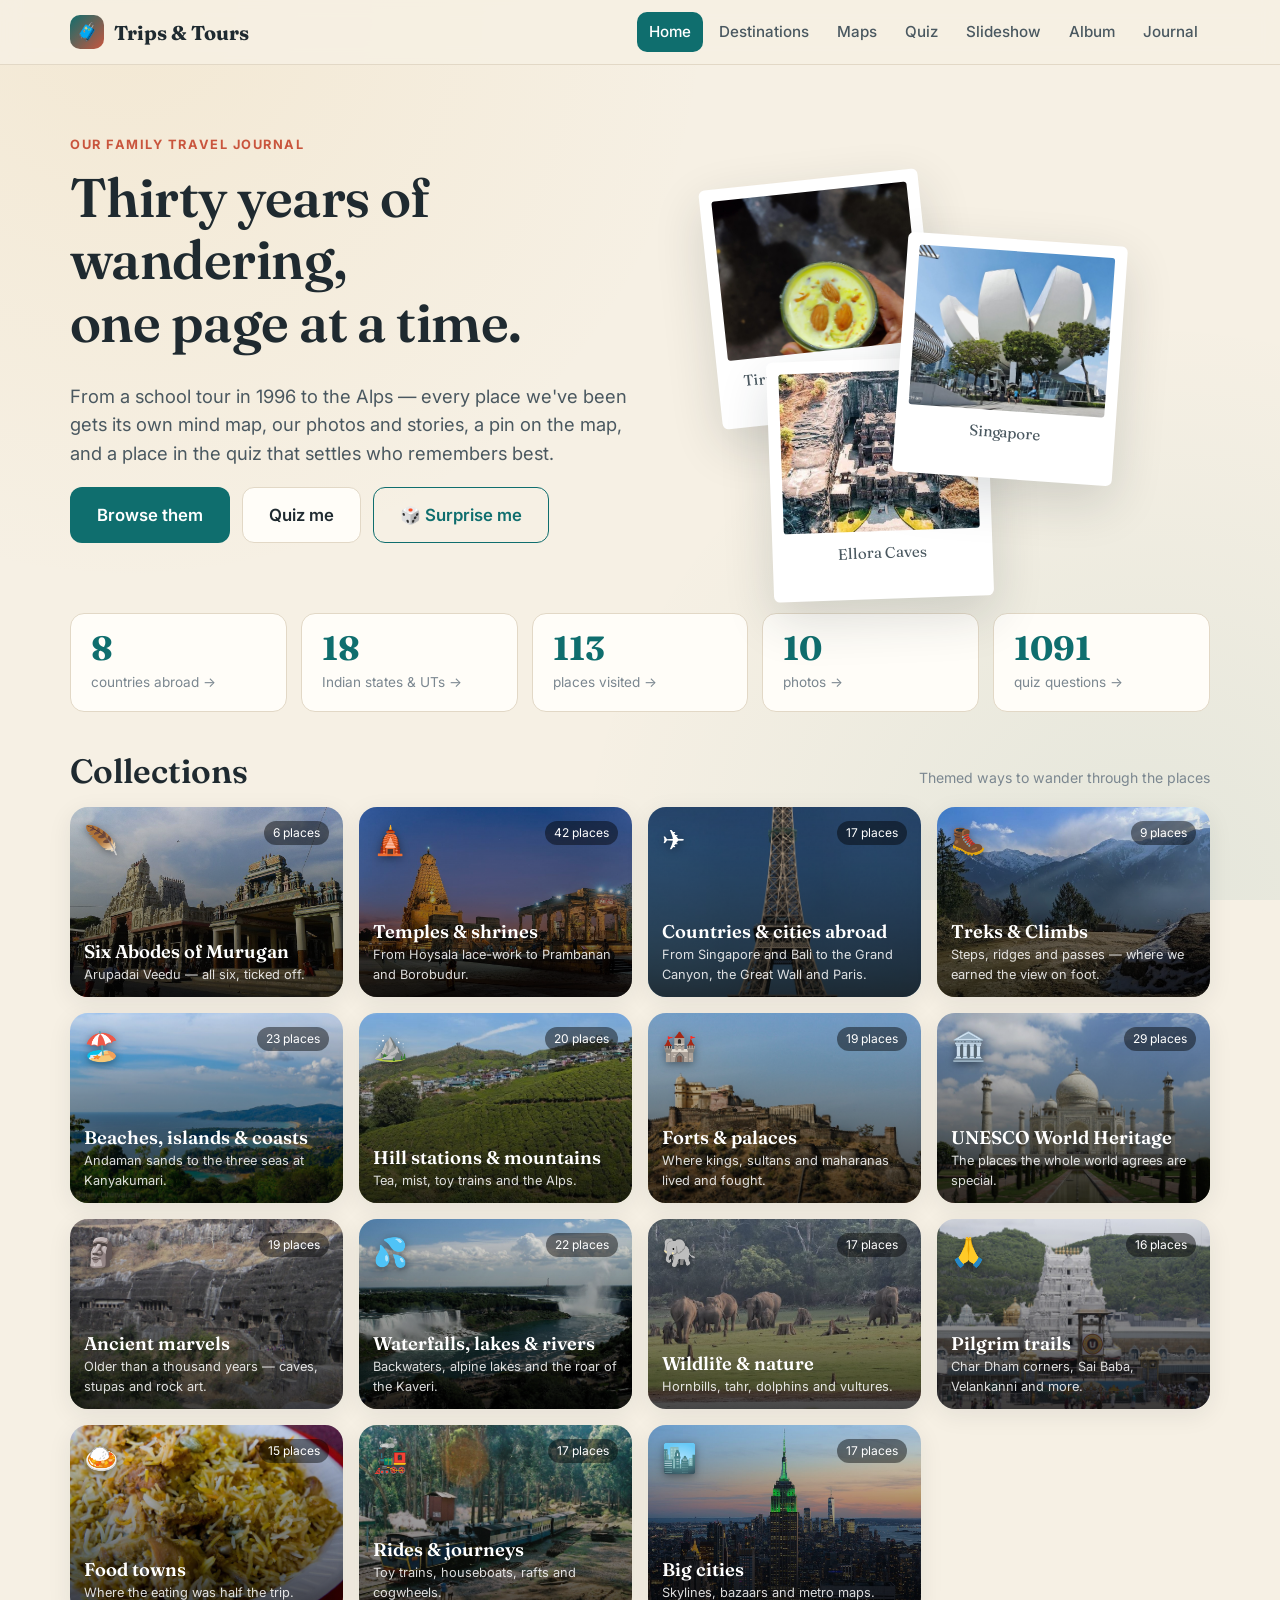
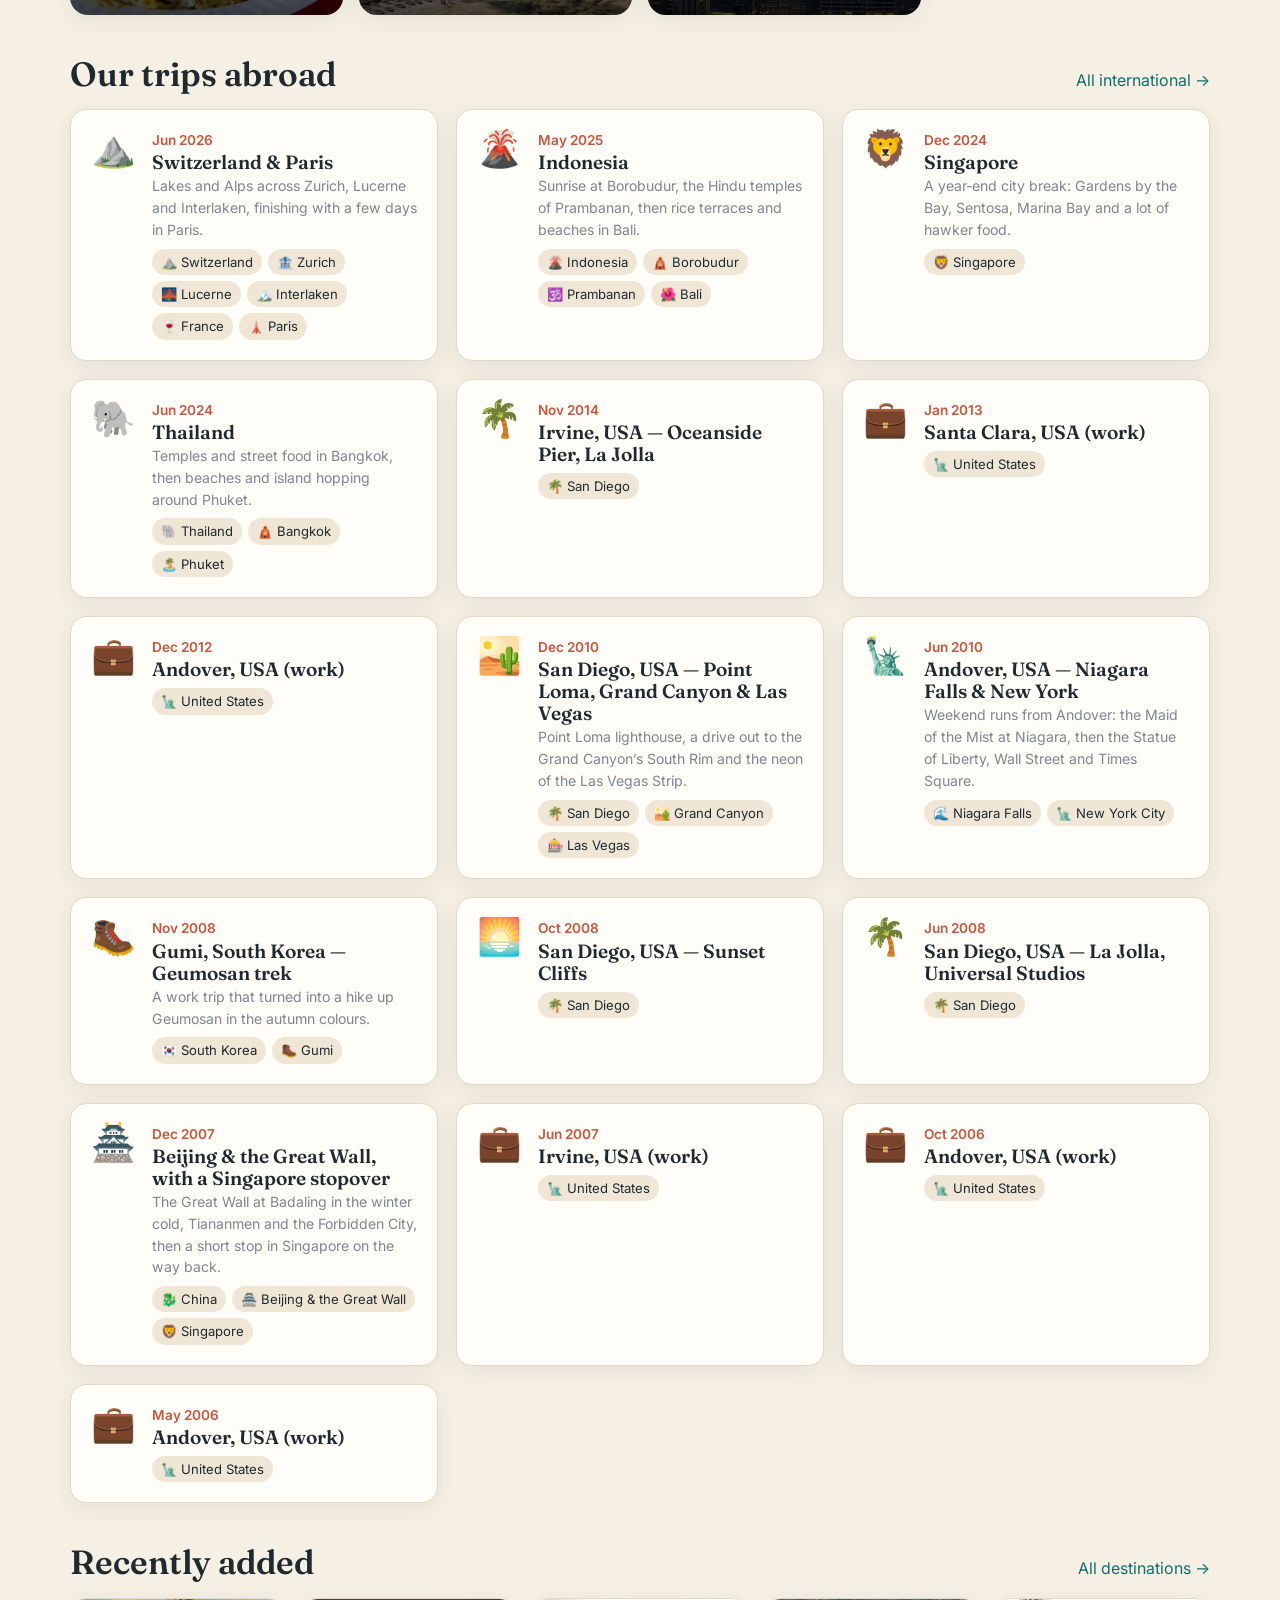
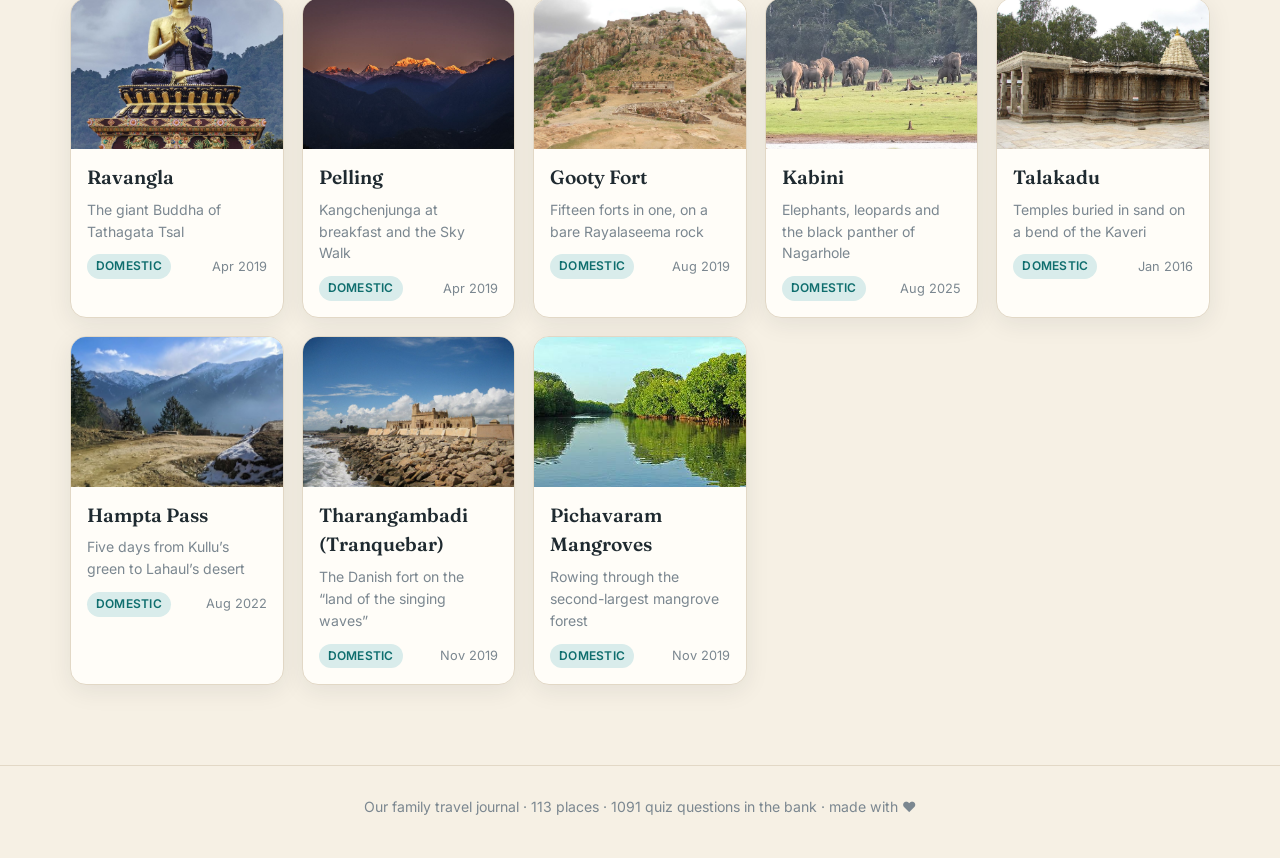
<file: index.html>
<!DOCTYPE html>
<html lang="en">
<head>
<meta charset="utf-8">
<meta name="viewport" content="width=device-width, initial-scale=1">
<title>Trips &amp; Tours · Our family travel journal</title>
<link rel="preconnect" href="https://fonts.googleapis.com">
<link href="https://fonts.googleapis.com/css2?family=Fraunces:ital,wght@0,500;0,600;0,700;1,500&family=Inter:wght@400;500;600;700&display=swap" rel="stylesheet">
<link rel="stylesheet" href="css/style.css">
<link rel="icon" href="data:image/svg+xml,<svg xmlns='http://www.w3.org/2000/svg' viewBox='0 0 100 100'><text y='.9em' font-size='90'>🧳</text></svg>">
</head>
<body data-page="home">
<div id="site-header"></div>

<main class="wrap">
  <section class="hero">
    <div>
      <div class="eyebrow">Our family travel journal</div>
      <h1>Thirty years of wandering,<br>one page at a time.</h1>
      <p class="lead">From a school tour in 1996 to the Alps — every place we've been gets its own mind map, our photos and stories, a pin on the map, and a place in the quiz that settles who remembers best.</p>
      <div class="actions">
        <a class="btn lg" href="destinations.html">Browse them</a>
        <a class="btn lg secondary" href="quiz.html">Quiz me</a>
        <button class="btn lg ghost" id="surprise">🎲 Surprise me</button>
      </div>
    </div>
    <div class="hero-art" id="hero-art"></div>
  </section>

  <section class="stats" id="stats"></section>

  <div class="section-title"><h2>Collections</h2><span class="muted small">Themed ways to wander through the places</span></div>
  <section class="collections" id="collections"></section>

  <div class="section-title"><h2>Our trips abroad</h2><a href="destinations.html?scope=international">All international →</a></div>
  <section class="grid cols-2" id="trips"></section>

  <div class="section-title"><h2>Recently added</h2><a href="destinations.html">All destinations →</a></div>
  <section class="grid cols-4" id="recent"></section>
</main>

<div id="site-footer"></div>
<script src="js/loader.js"></script>
<script src="js/app.js"></script>
<script src="js/home.js"></script>
</body>
</html>
</file>
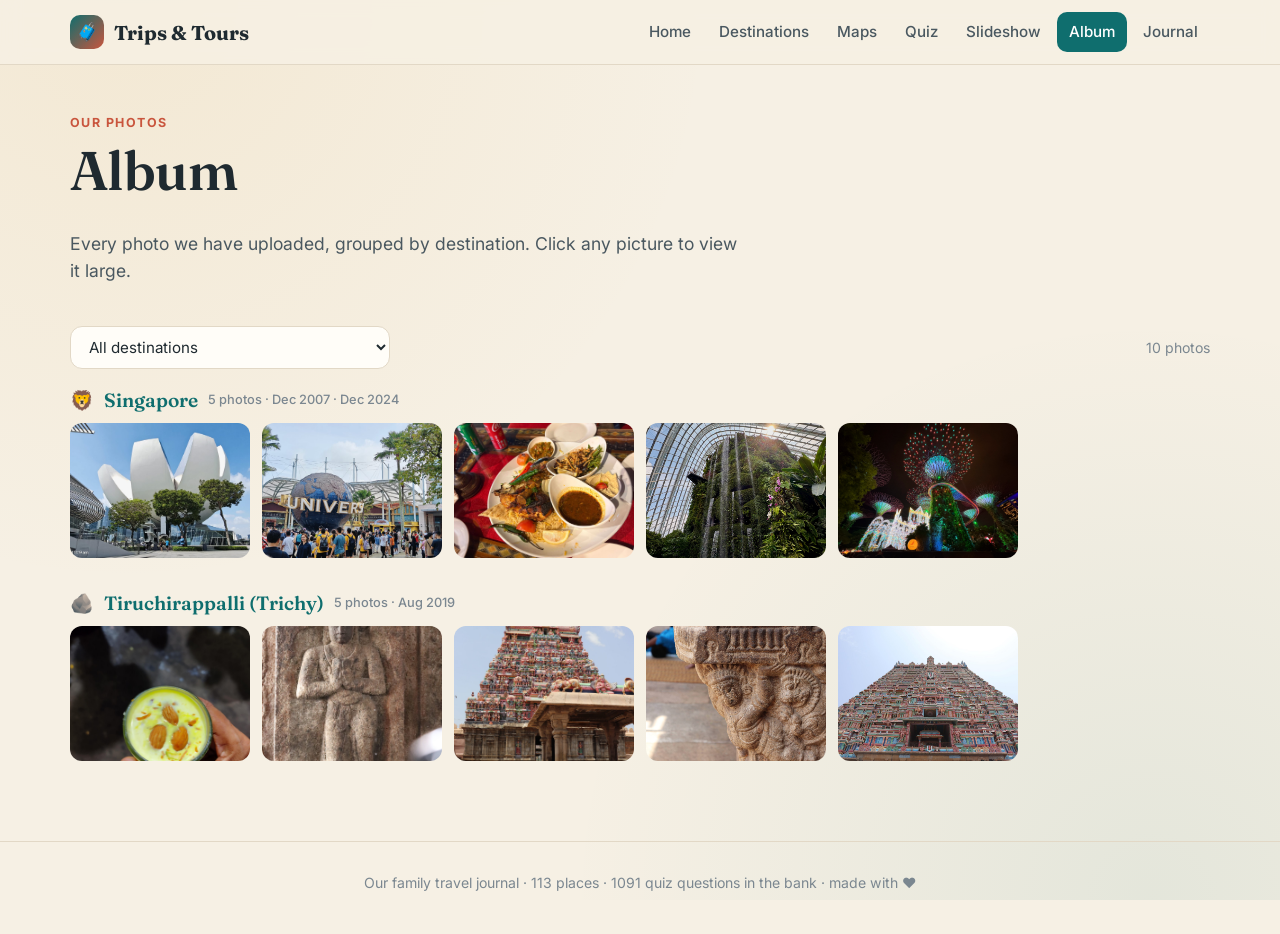
<file: album.html>
<!DOCTYPE html>
<html lang="en">
<head>
<meta charset="utf-8">
<meta name="viewport" content="width=device-width, initial-scale=1">
<title>Album · Trips &amp; Tours</title>
<link rel="preconnect" href="https://fonts.googleapis.com">
<link href="https://fonts.googleapis.com/css2?family=Fraunces:ital,wght@0,500;0,600;0,700;1,500&family=Inter:wght@400;500;600;700&display=swap" rel="stylesheet">
<link rel="stylesheet" href="css/style.css">
<link rel="icon" href="data:image/svg+xml,<svg xmlns='http://www.w3.org/2000/svg' viewBox='0 0 100 100'><text y='.9em' font-size='90'>🧳</text></svg>">
</head>
<body data-page="album">
<div id="site-header"></div>

<main class="wrap">
  <div class="page-head">
    <div class="eyebrow">Our photos</div>
    <h1>Album</h1>
    <p class="lead">Every photo we have uploaded, grouped by destination. Click any picture to view it large.</p>
  </div>
  <div class="toolbar">
    <select id="filter" style="max-width:320px"><option value="">All destinations</option></select>
    <span class="count-note" id="count"></span>
  </div>
  <div id="album"></div>
</main>

<div class="lightbox" id="lightbox">
  <button class="close" aria-label="Close">✕</button>
  <button class="navbtn prev" aria-label="Previous">‹</button>
  <img alt="">
  <div class="cap"></div>
  <button class="navbtn next" aria-label="Next">›</button>
</div>

<div id="site-footer"></div>
<script src="js/loader.js"></script>
<script src="js/app.js"></script>
<script src="js/album.js"></script>
</body>
</html>
</file>
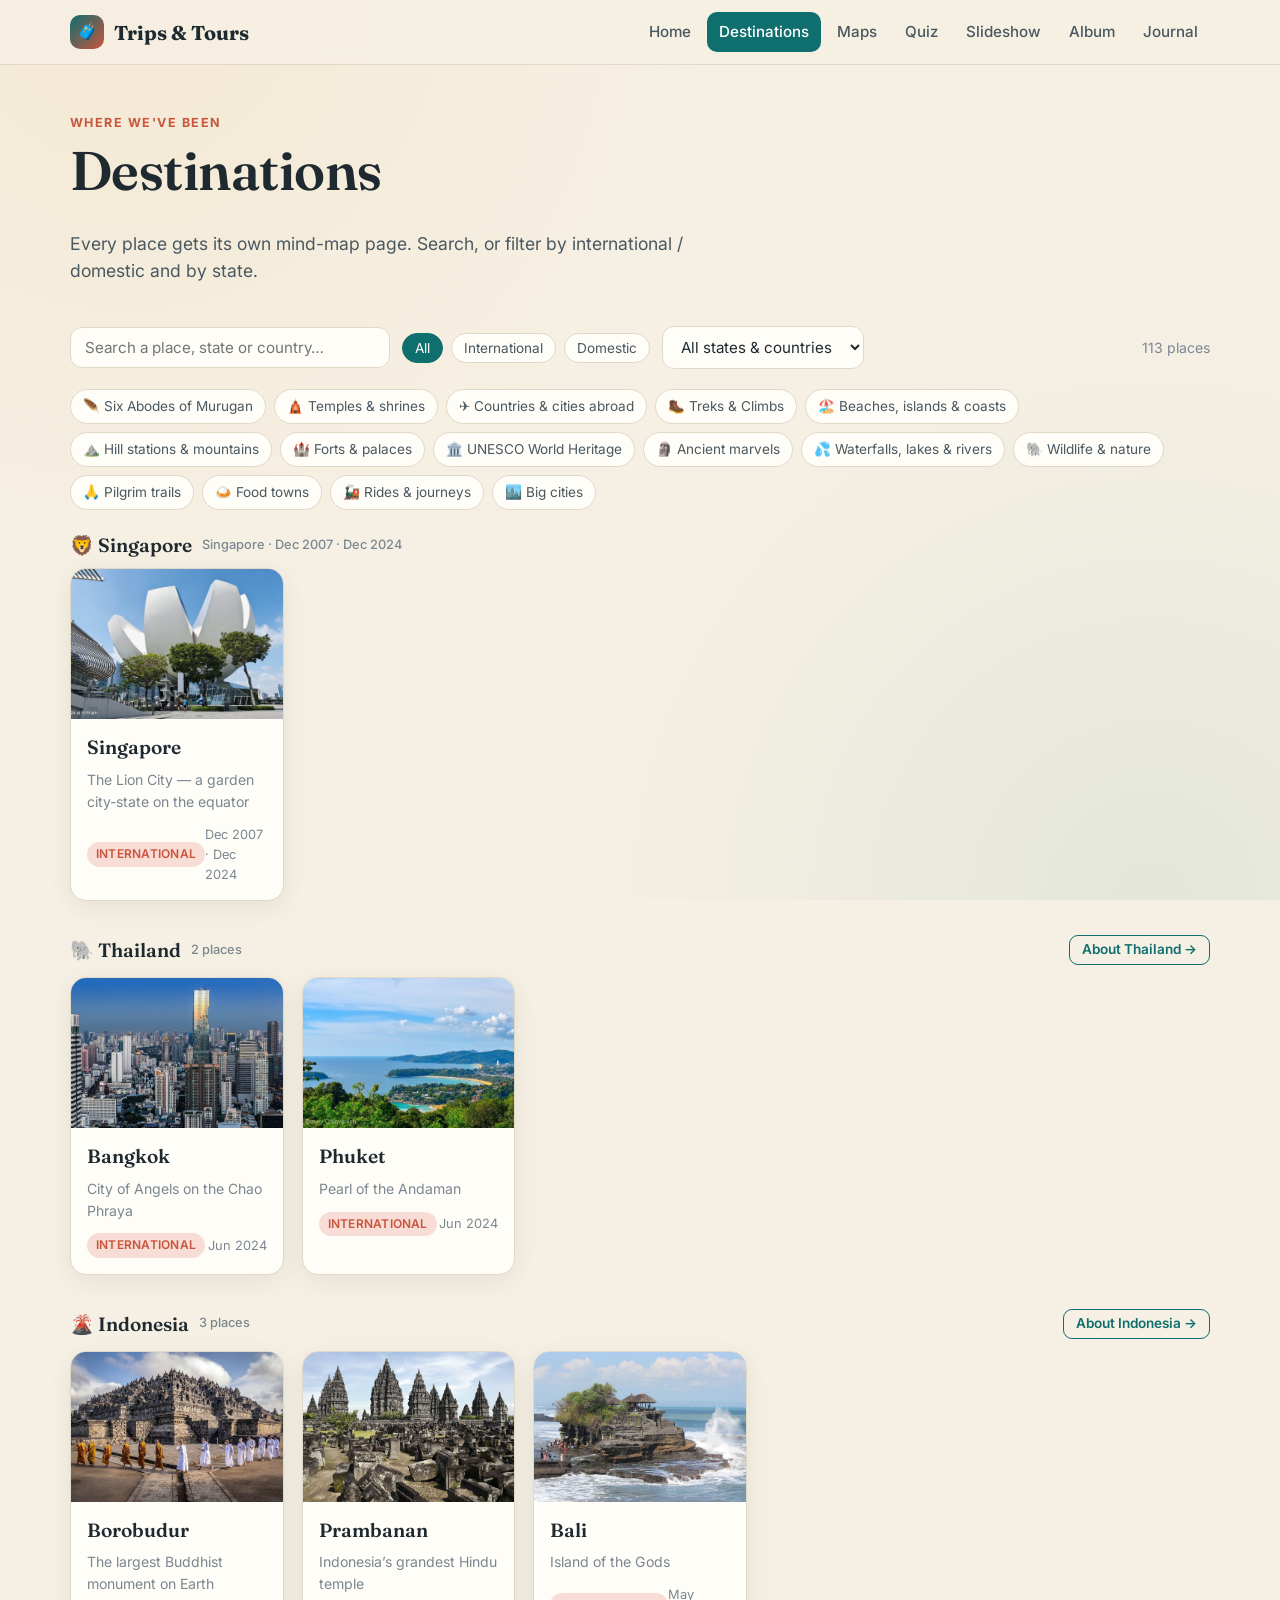
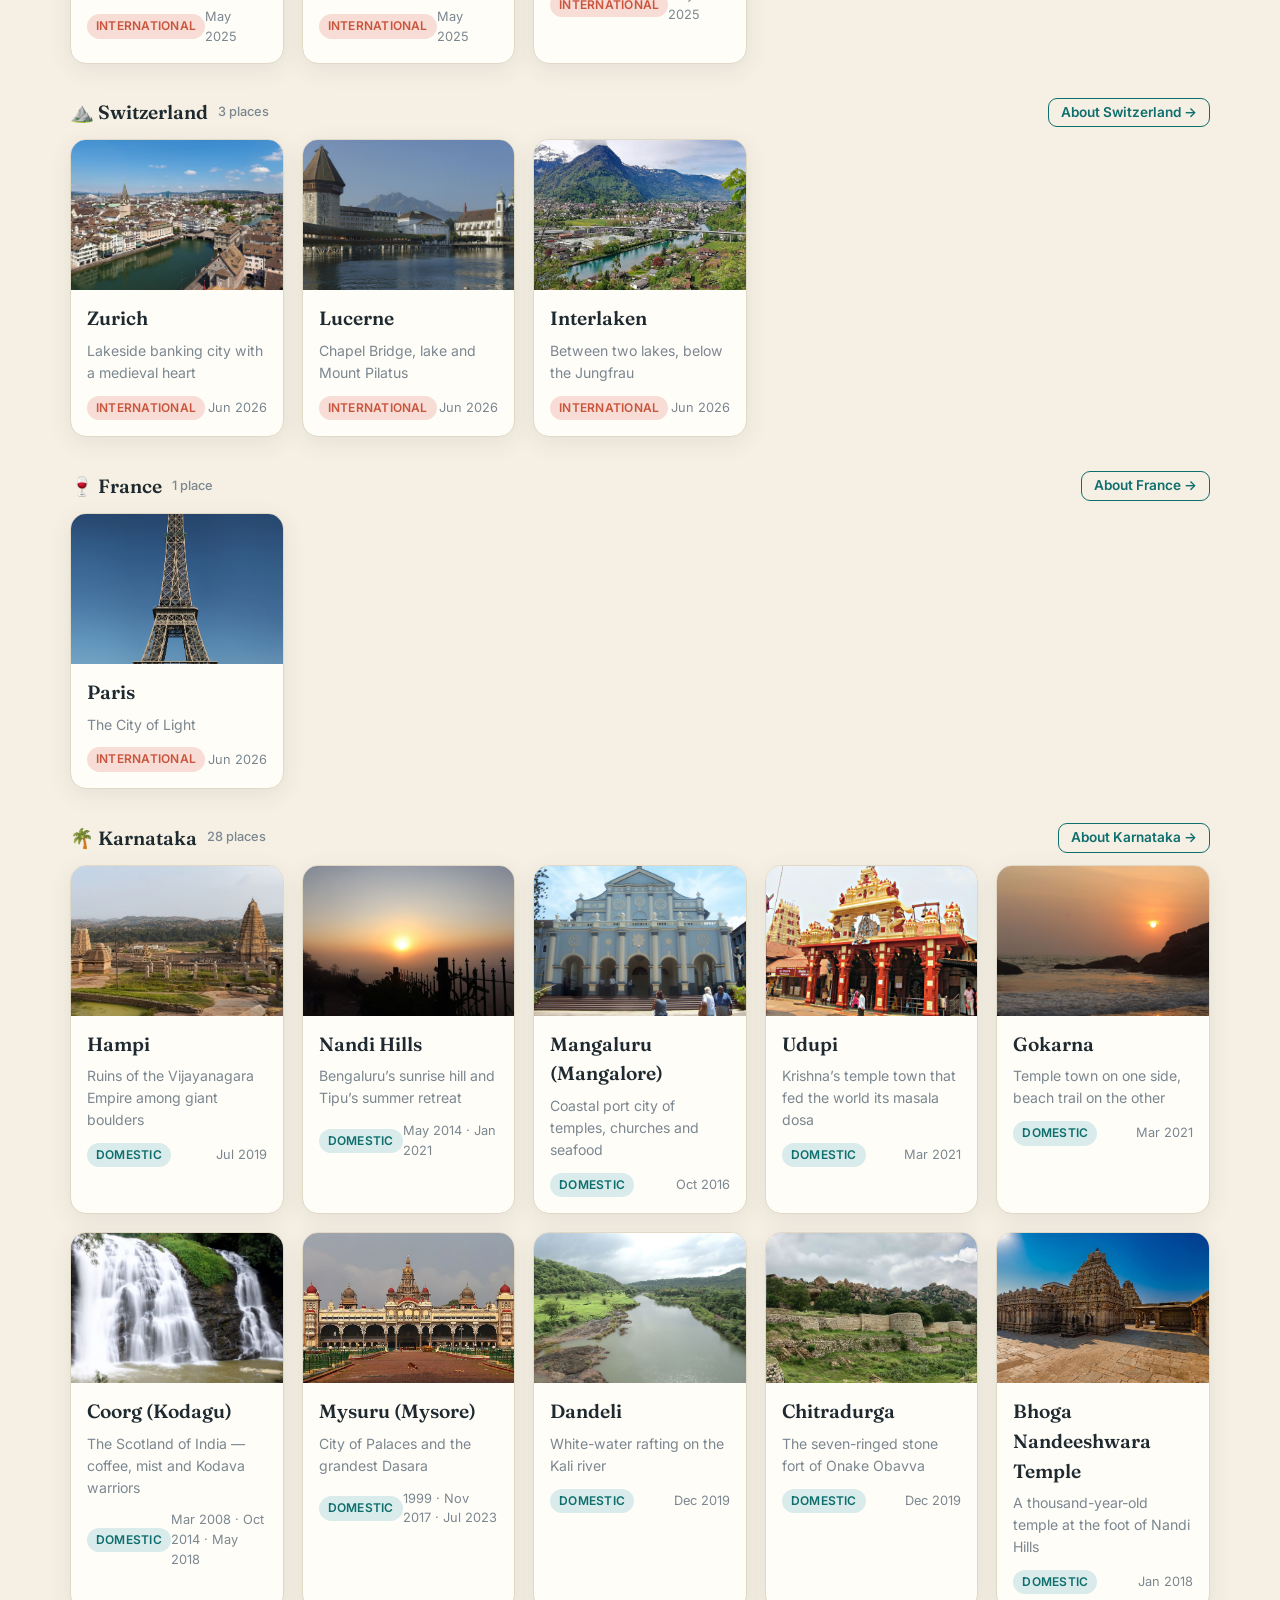
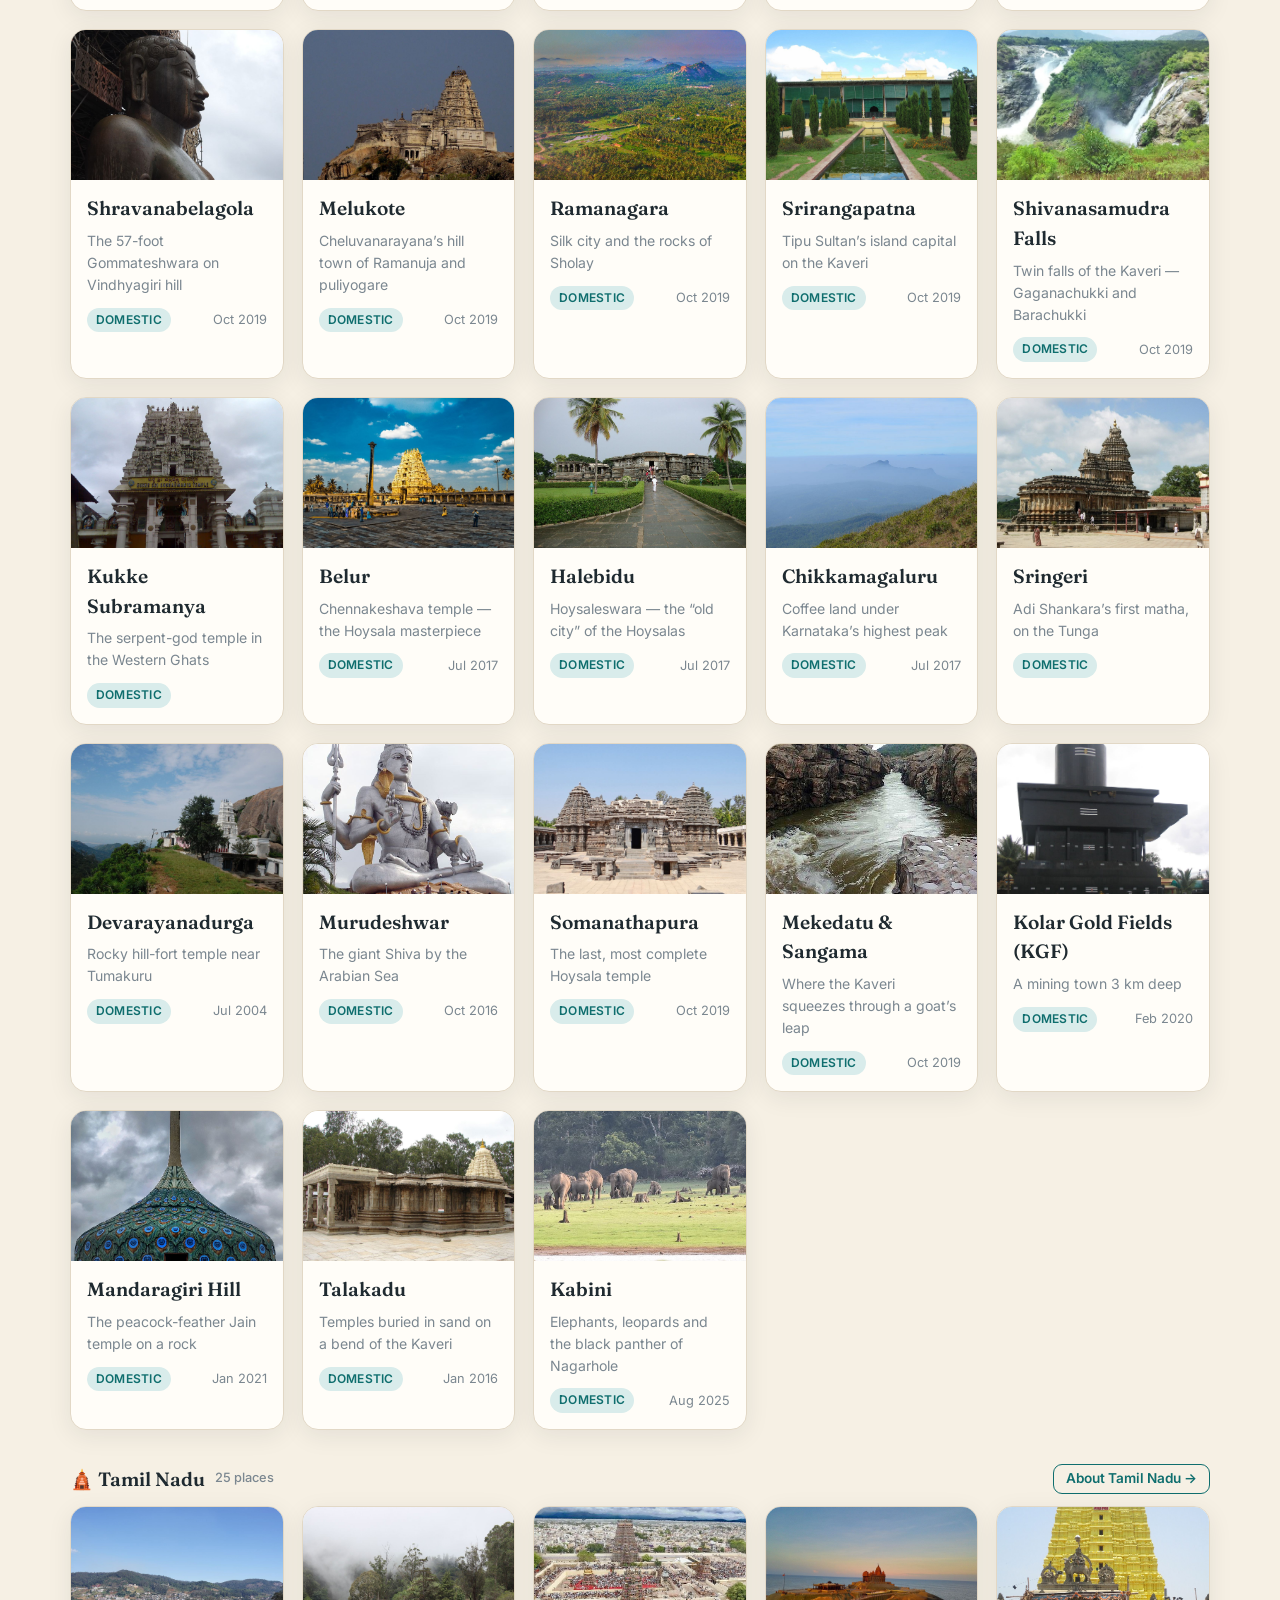
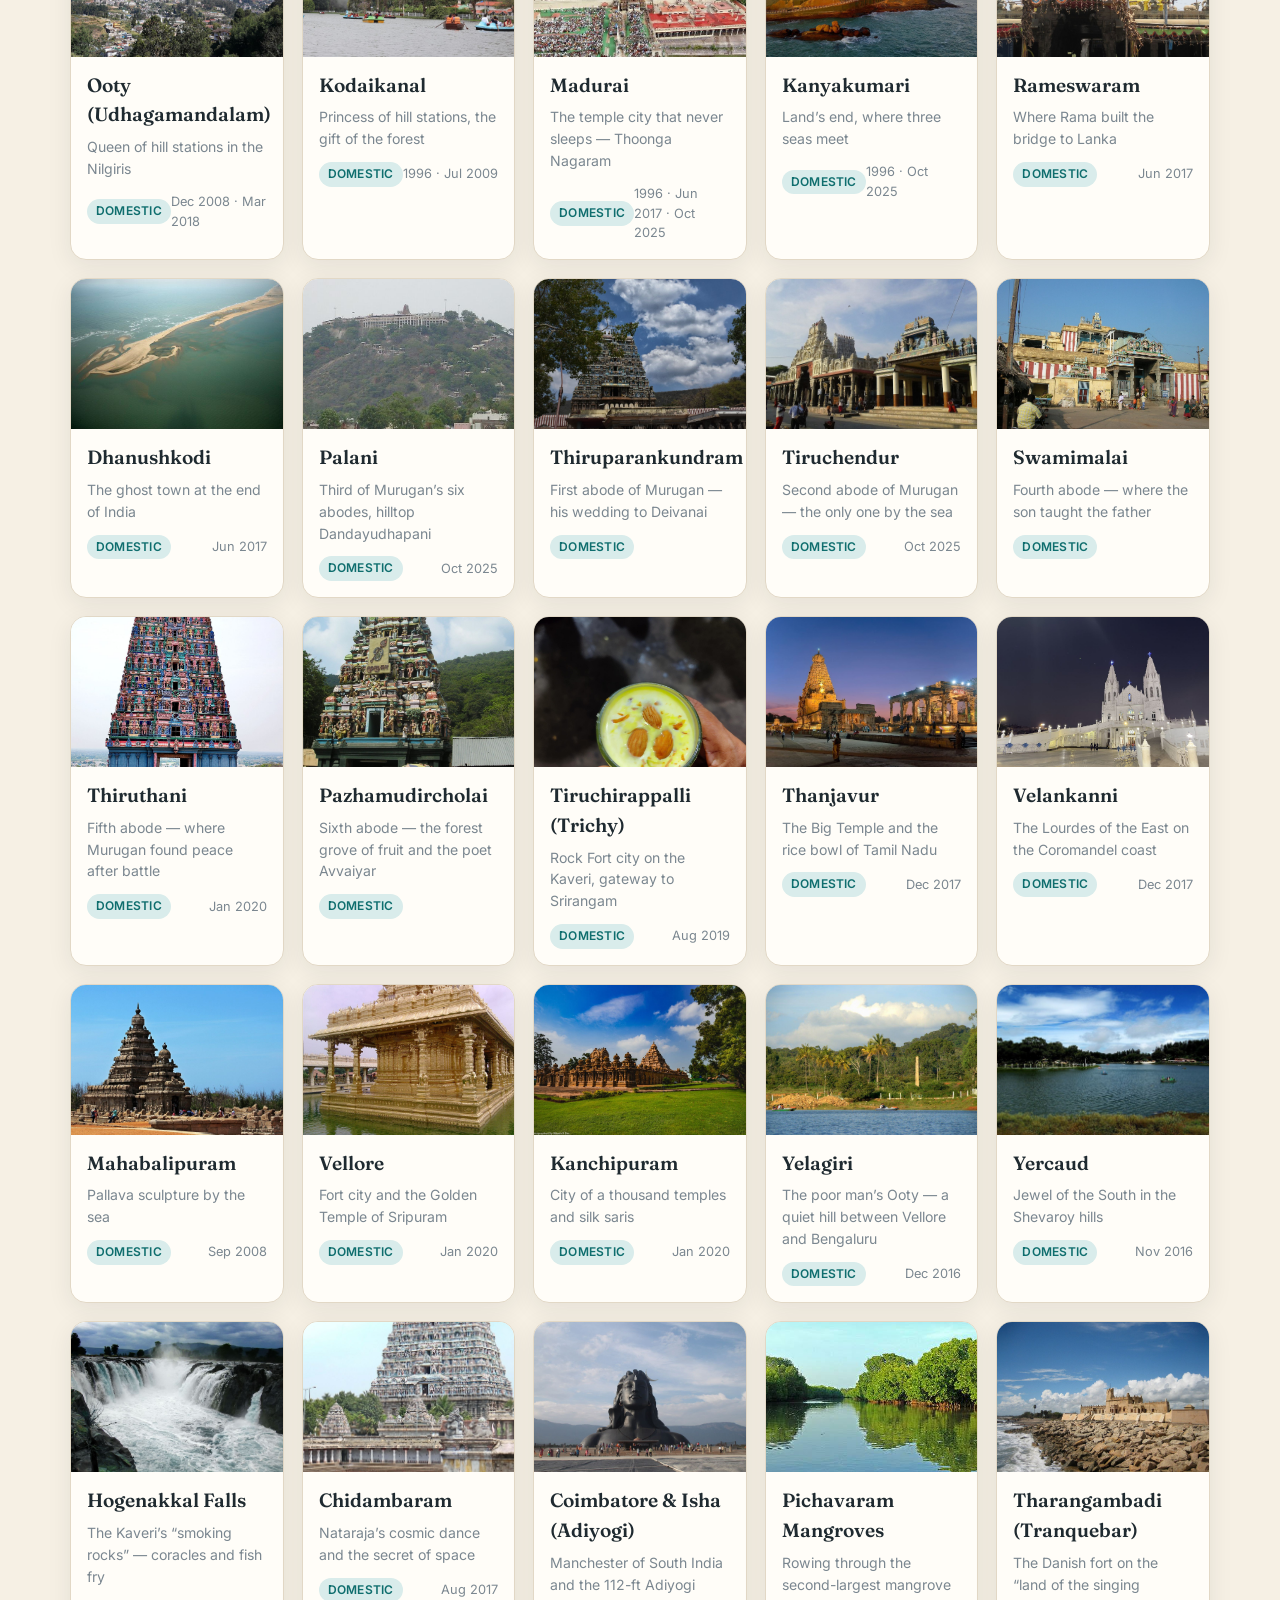
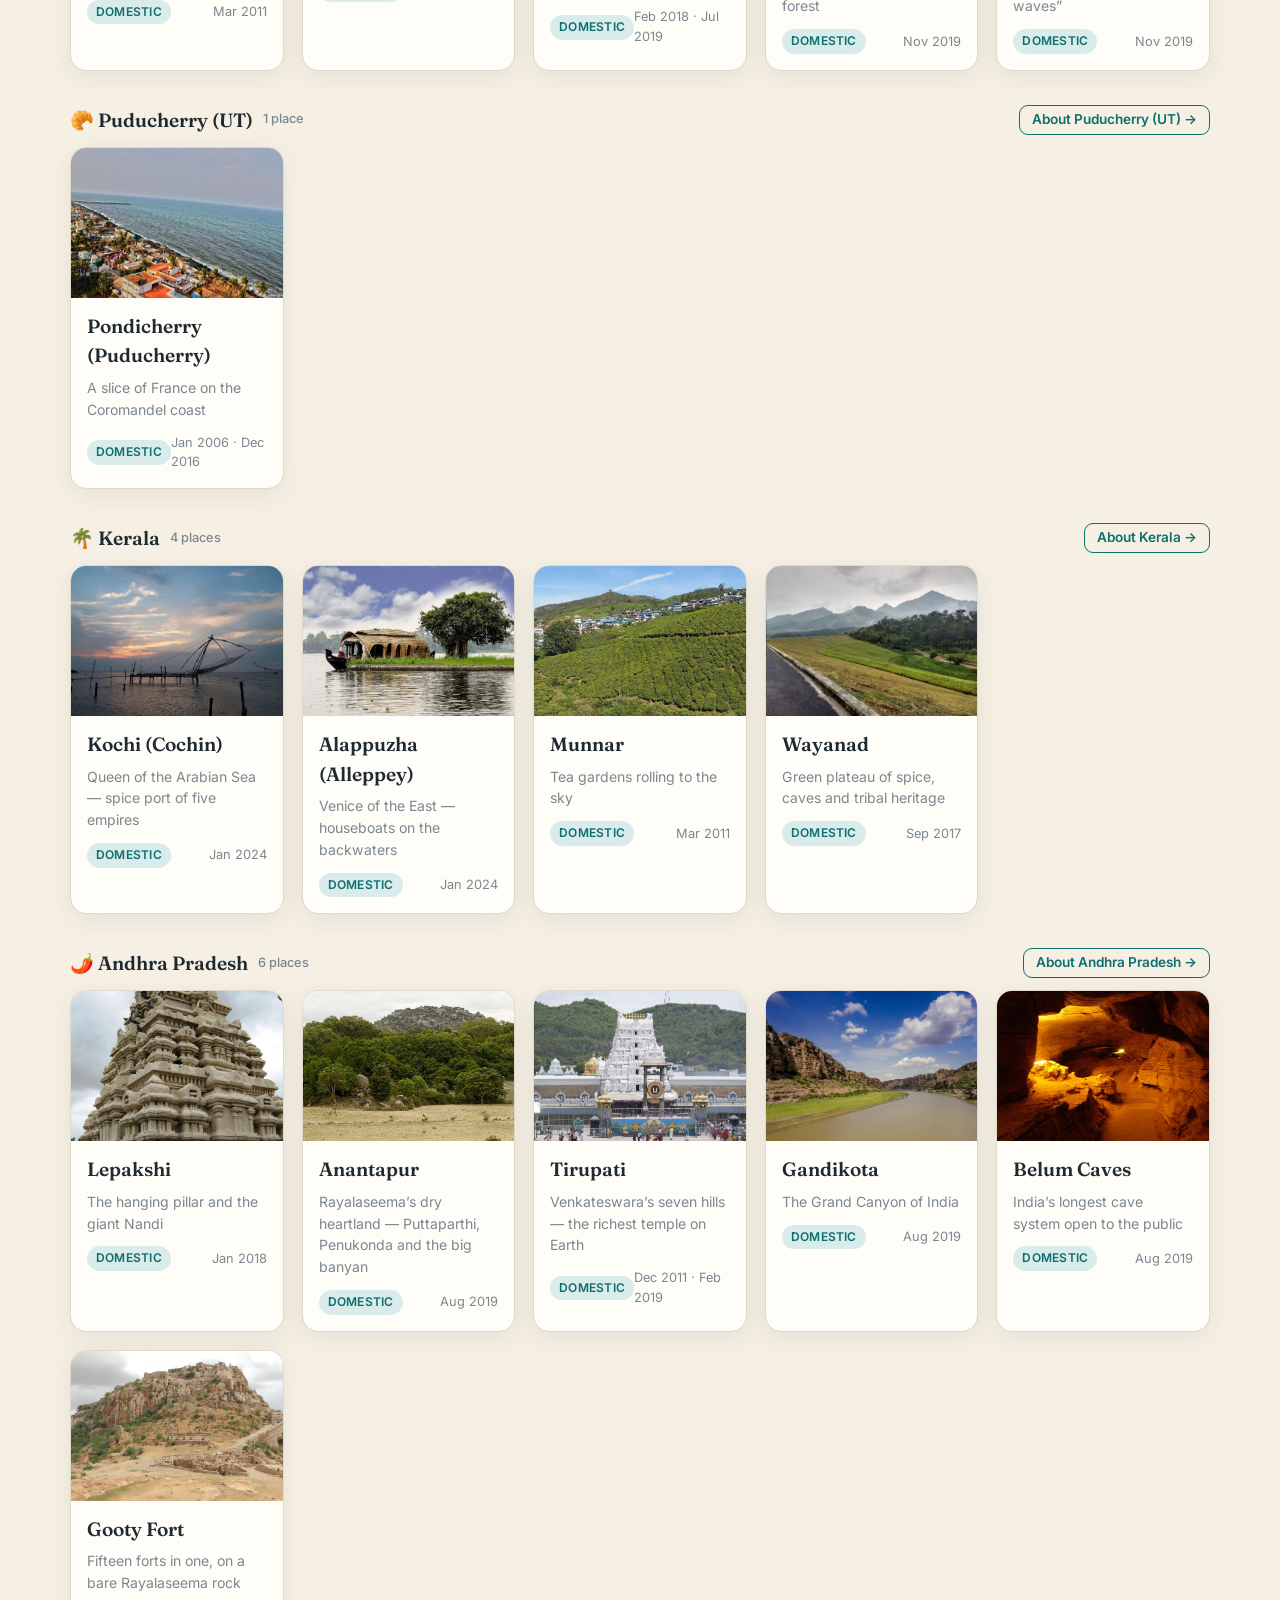
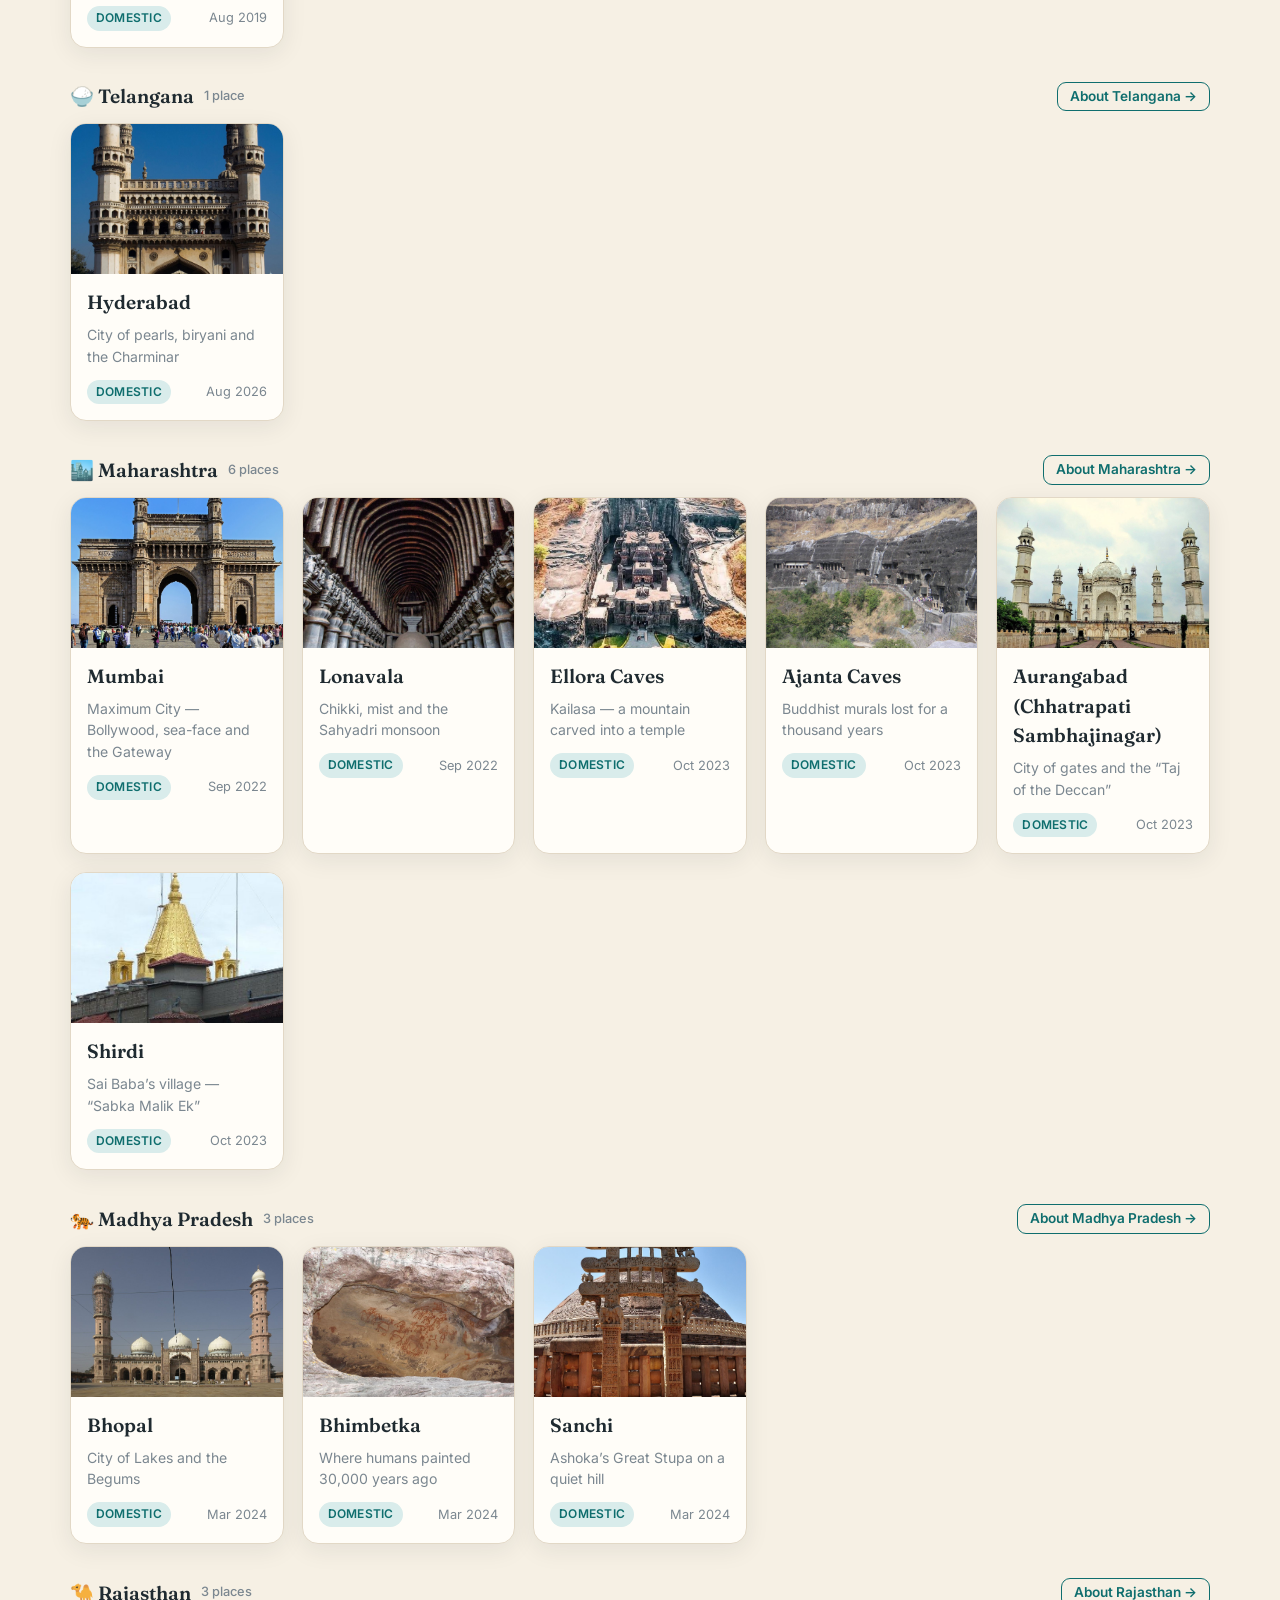
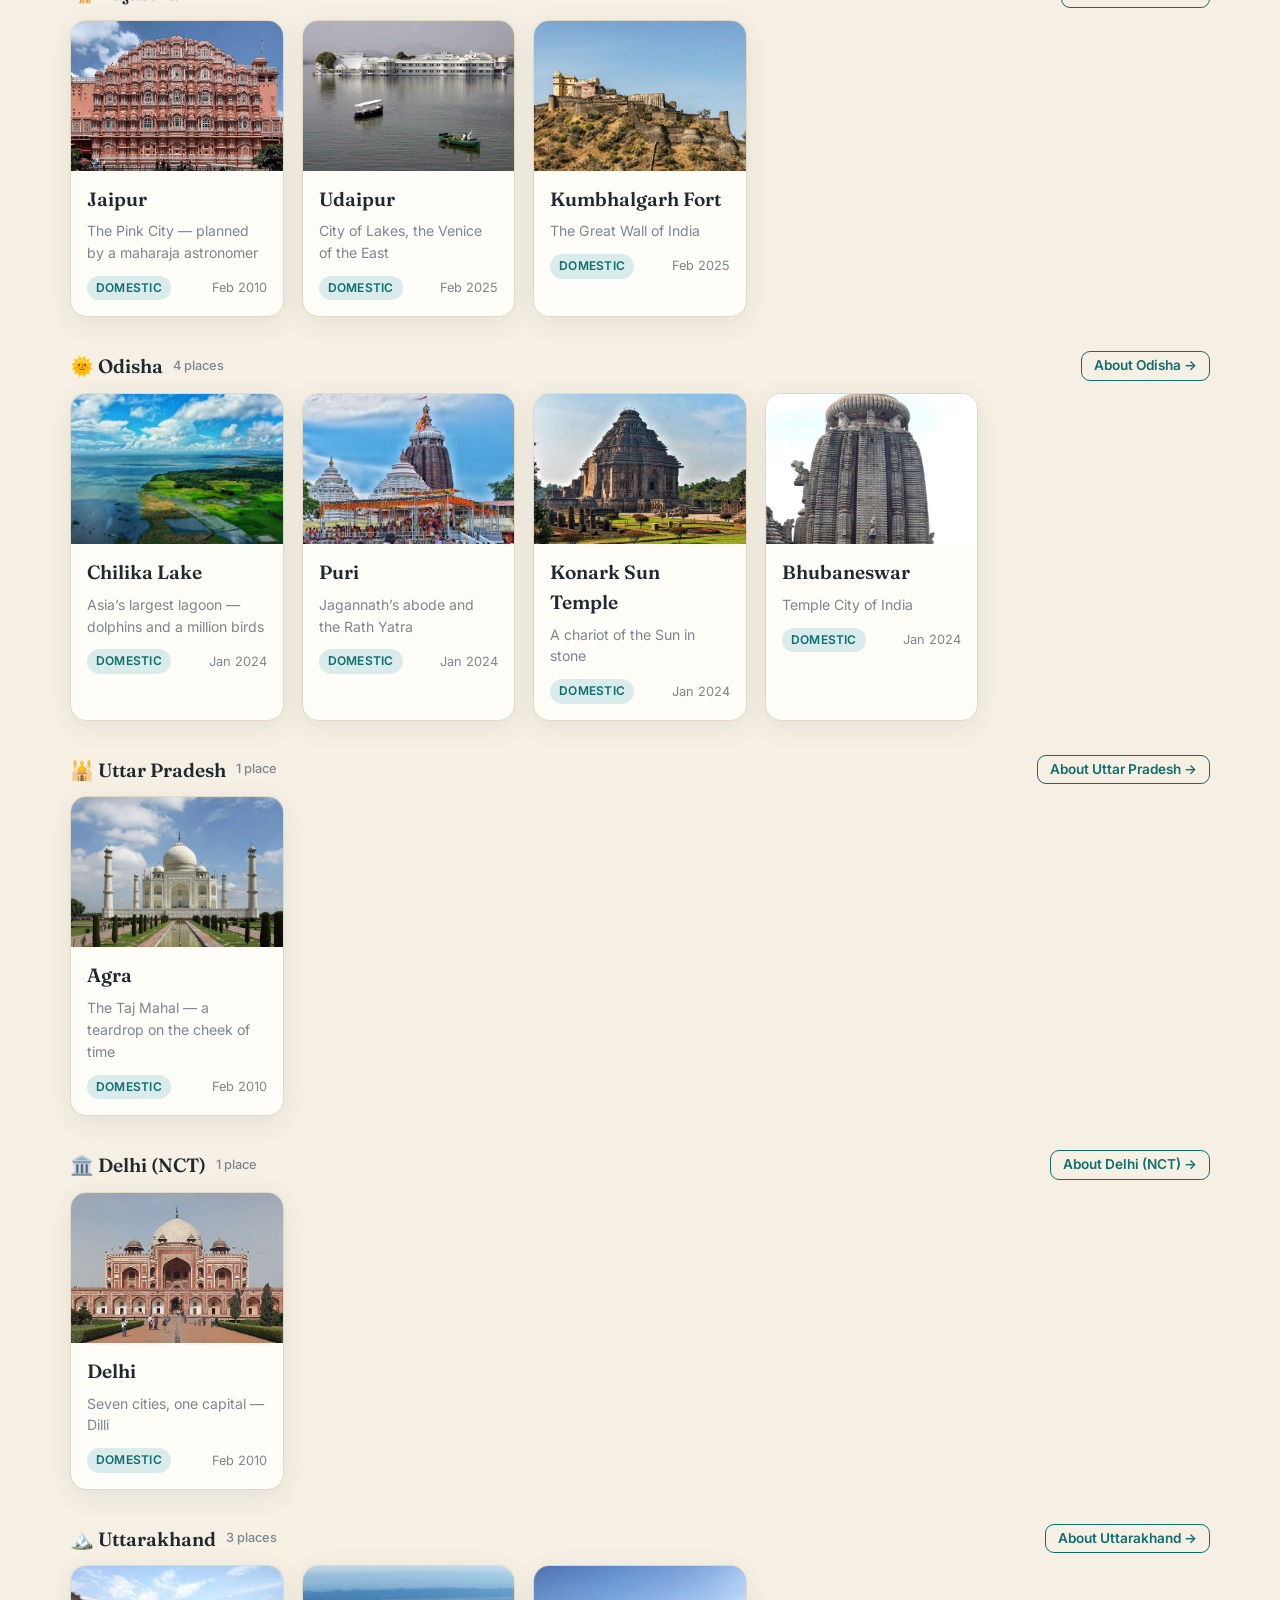
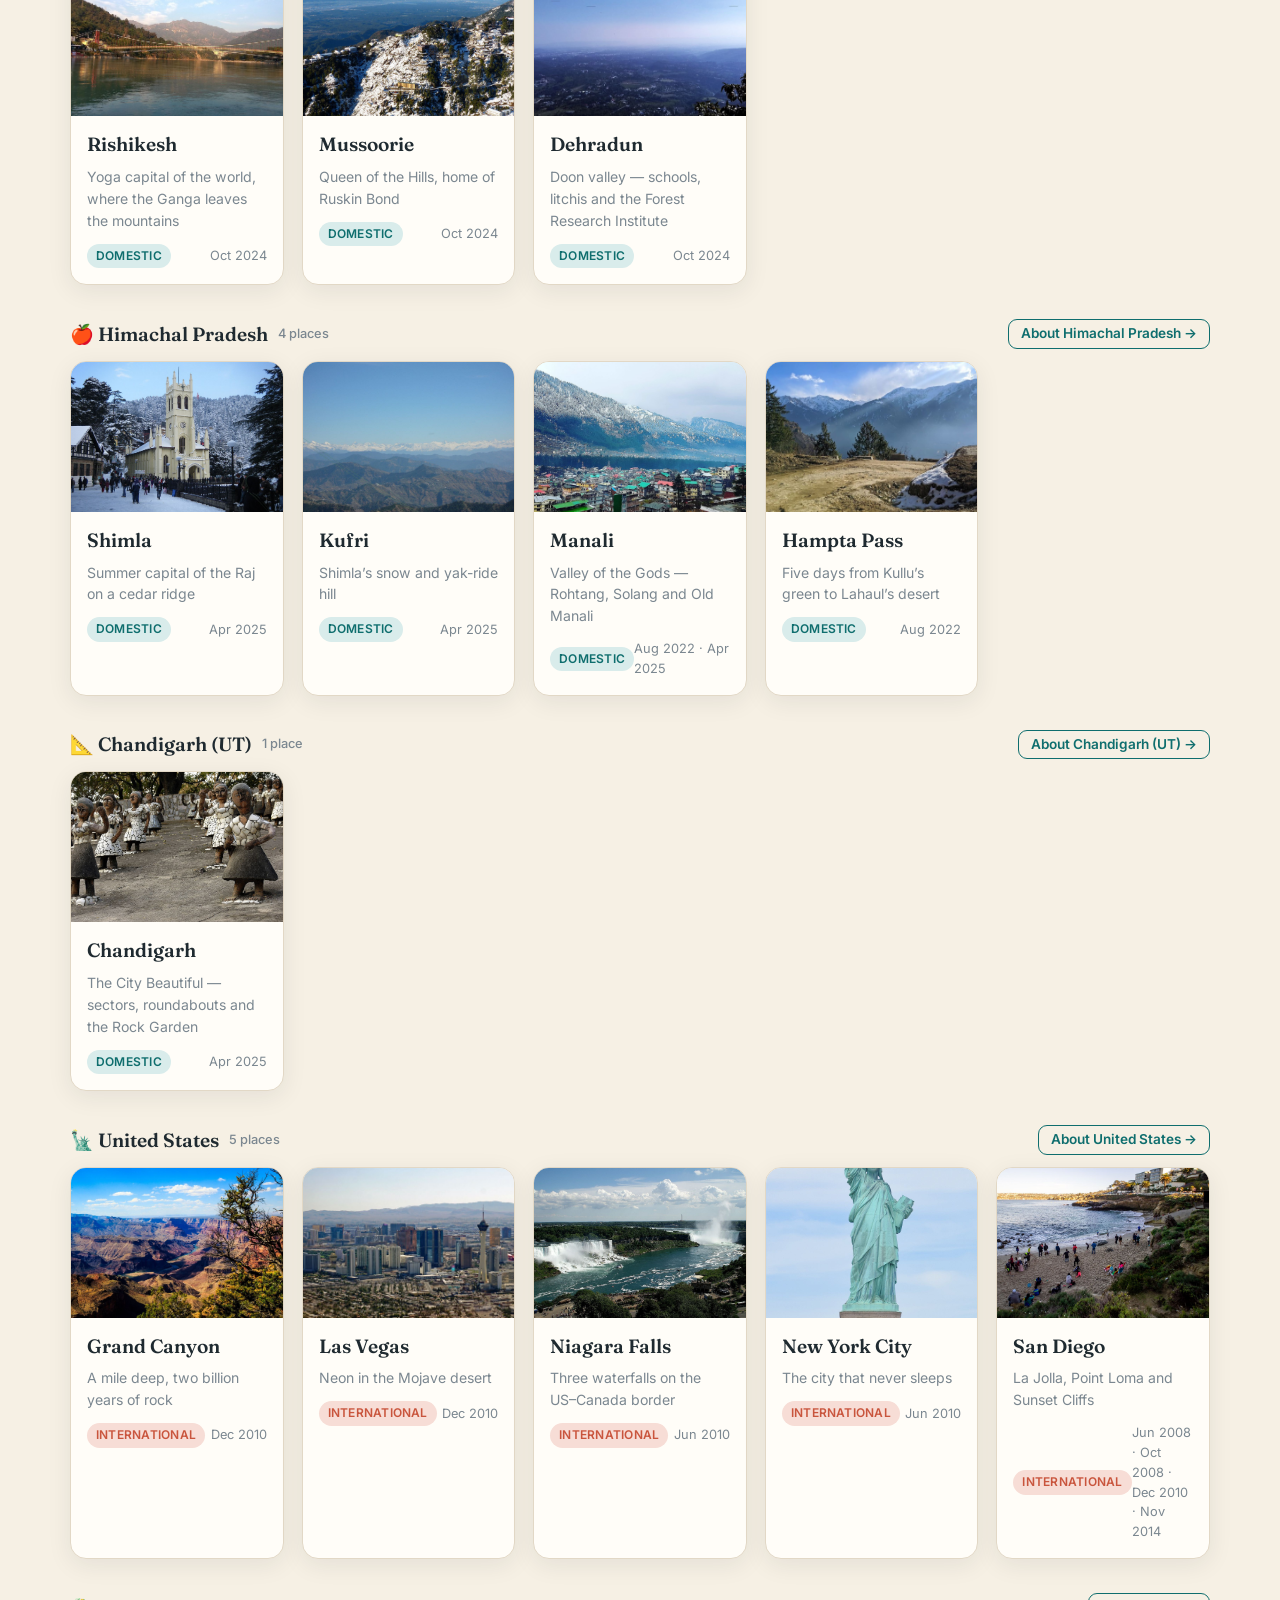
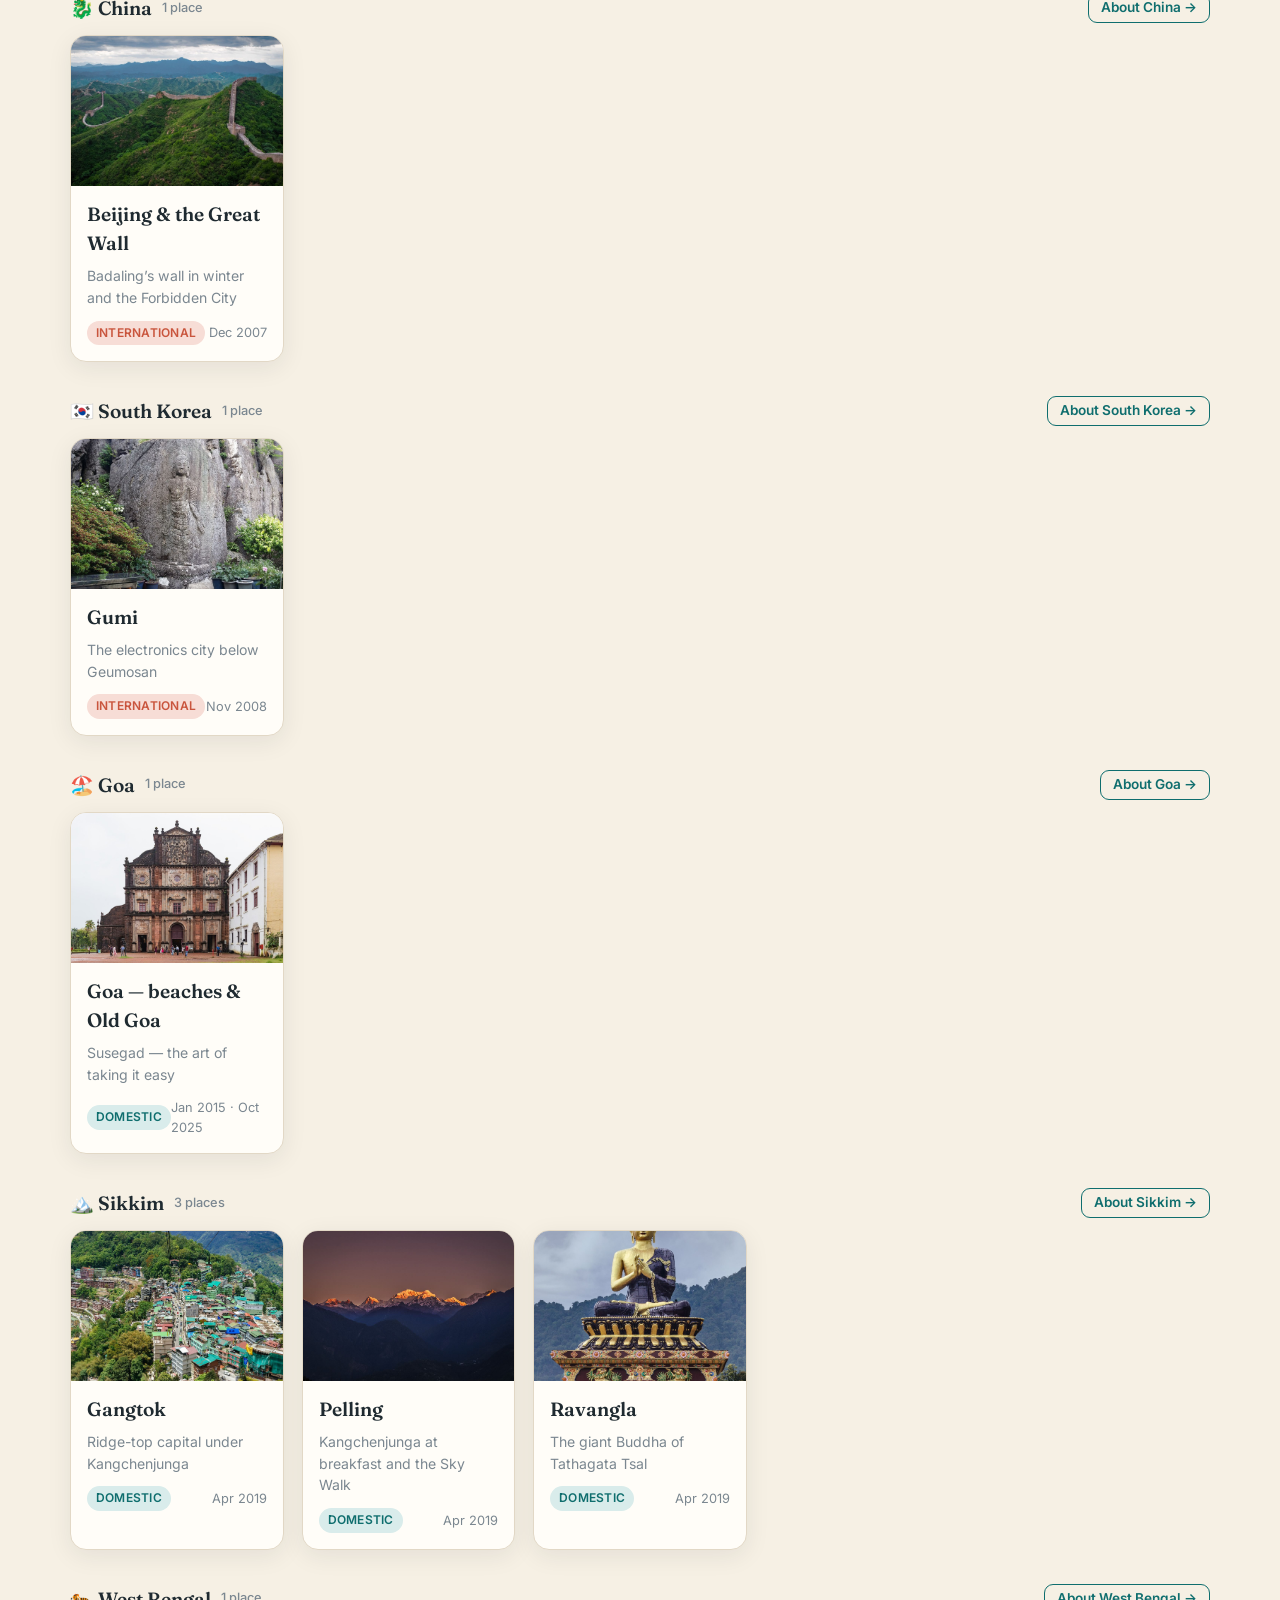
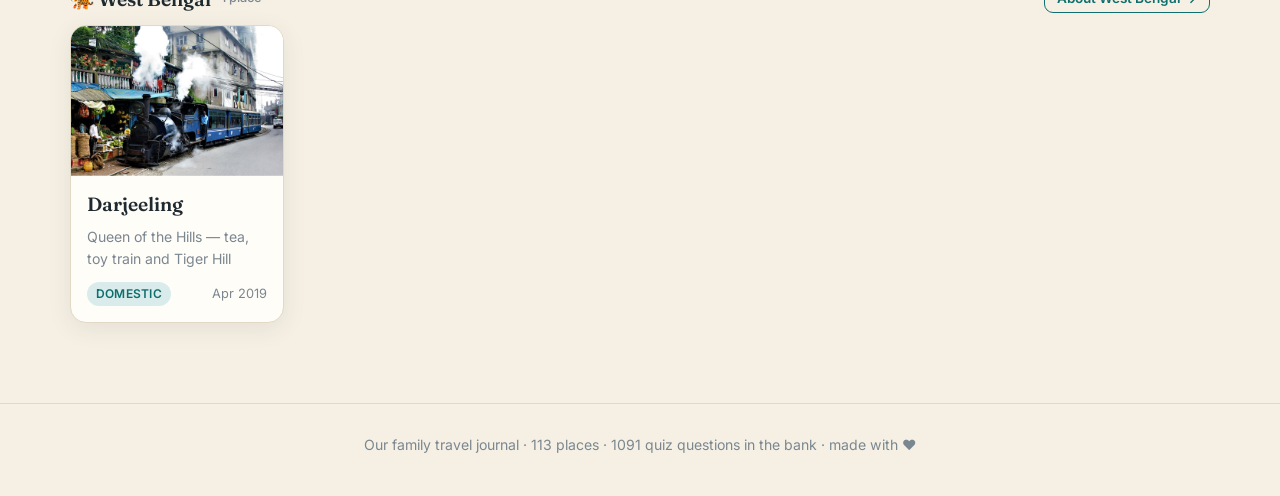
<file: destinations.html>
<!DOCTYPE html>
<html lang="en">
<head>
<meta charset="utf-8">
<meta name="viewport" content="width=device-width, initial-scale=1">
<title>Destinations · Trips &amp; Tours</title>
<link rel="preconnect" href="https://fonts.googleapis.com">
<link href="https://fonts.googleapis.com/css2?family=Fraunces:ital,wght@0,500;0,600;0,700;1,500&family=Inter:wght@400;500;600;700&display=swap" rel="stylesheet">
<link rel="stylesheet" href="css/style.css">
<link rel="icon" href="data:image/svg+xml,<svg xmlns='http://www.w3.org/2000/svg' viewBox='0 0 100 100'><text y='.9em' font-size='90'>🧳</text></svg>">
</head>
<body data-page="destinations">
<div id="site-header"></div>

<main class="wrap">
  <div class="page-head">
    <div class="eyebrow">Where we've been</div>
    <h1>Destinations</h1>
    <p class="lead">Every place gets its own mind-map page. Search, or filter by international / domestic and by state.</p>
  </div>

  <div class="toolbar">
    <input type="search" id="q" placeholder="Search a place, state or country…">
    <div class="chips" id="scope-chips">
      <button class="chip active" data-scope="all">All</button>
      <button class="chip terracotta" data-scope="international">International</button>
      <button class="chip" data-scope="domestic">Domestic</button>
    </div>
    <select id="region-select" style="width:auto;max-width:260px"></select>
    <span class="count-note" id="count"></span>
  </div>
  <div class="chips" id="coll-chips" style="margin-bottom:24px"></div>

  <div id="groups"></div>
</main>

<div id="site-footer"></div>
<script src="js/loader.js"></script>
<script src="js/app.js"></script>
<script src="js/destinations.js"></script>
</body>
</html>
</file>
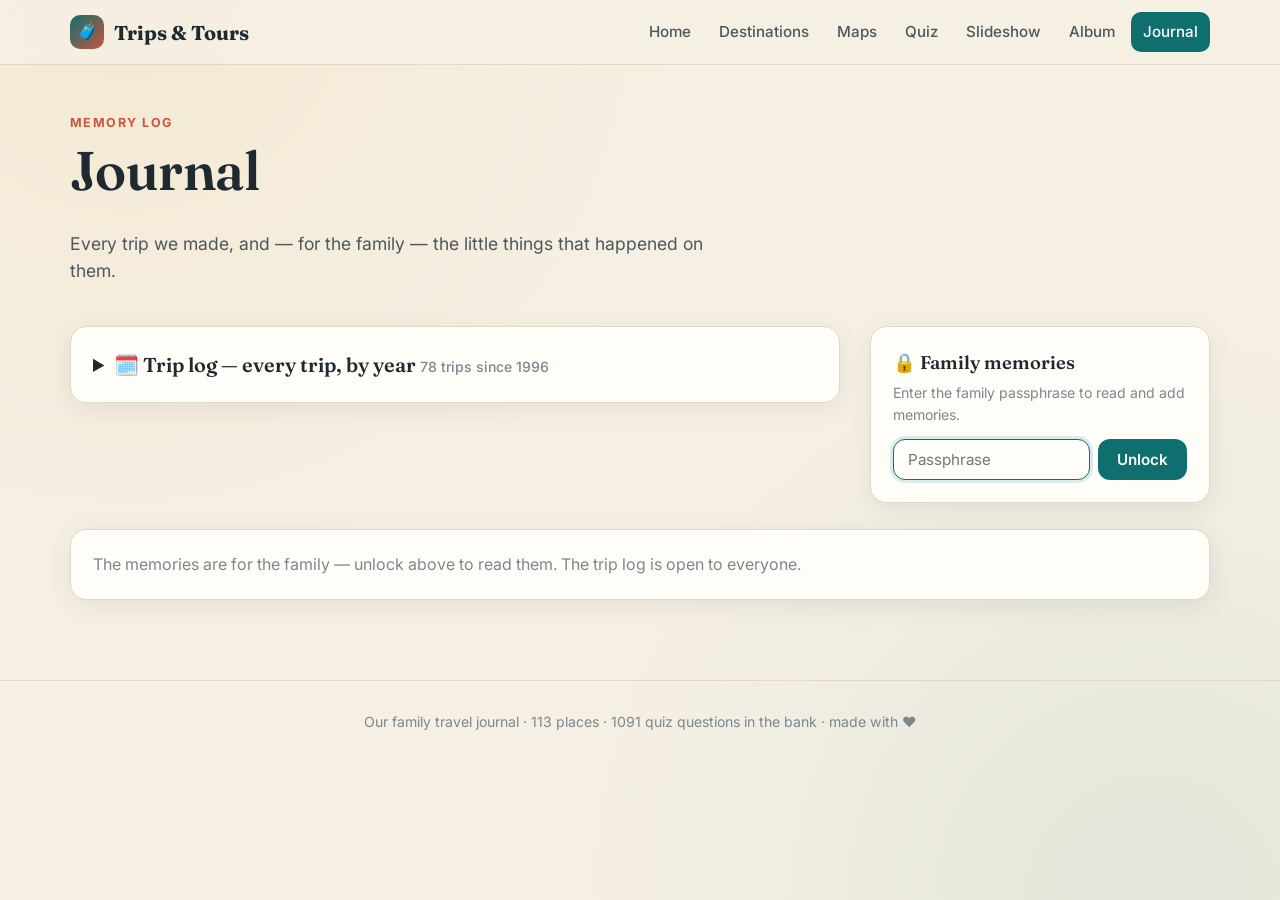
<file: journal.html>
<!DOCTYPE html>
<html lang="en">
<head>
<meta charset="utf-8">
<meta name="viewport" content="width=device-width, initial-scale=1">
<title>Journal · Trips &amp; Tours</title>
<link rel="preconnect" href="https://fonts.googleapis.com">
<link href="https://fonts.googleapis.com/css2?family=Fraunces:ital,wght@0,500;0,600;0,700;1,500&family=Inter:wght@400;500;600;700&display=swap" rel="stylesheet">
<link rel="stylesheet" href="css/style.css">
<link rel="icon" href="data:image/svg+xml,<svg xmlns='http://www.w3.org/2000/svg' viewBox='0 0 100 100'><text y='.9em' font-size='90'>🧳</text></svg>">
</head>
<body data-page="journal">
<div id="site-header"></div>

<main class="wrap">
  <div class="page-head">
    <div class="eyebrow">Memory log</div>
    <h1>Journal</h1>
    <p class="lead">Every trip we made, and — for the family — the little things that happened on them.</p>
  </div>

  <!-- trip log (public) with the unlock box beside it -->
  <div class="journal-top">
    <details class="card pad" id="triplog">
      <summary style="cursor:pointer;font-family:var(--font-display);font-size:1.25rem;font-weight:600">🗓️ Trip log — every trip, by year <span class="muted small" id="triplog-count" style="font-family:var(--font-body);font-weight:500"></span></summary>
      <div id="triplog-body" style="margin-top:14px"></div>
    </details>
    <div class="card pad unlock" id="unlock-box">
      <form id="unlock-form" autocomplete="off">
        <div class="lock-title">🔒 Family memories</div>
        <p class="muted small" id="unlock-note">Enter the family passphrase to read and add memories.</p>
        <div class="unlock-row">
          <input type="password" id="u-pass" placeholder="Passphrase" autocomplete="current-password">
          <button class="btn" id="u-go" type="submit">Unlock</button>
        </div>
      </form>
      <div id="unlocked-state" class="hidden">
        <div class="lock-title">🔓 <span id="role-label">Family</span> journal</div>
        <p class="muted small" id="role-note"></p>
        <a href="#" id="lock-link" class="small">Lock again on this device</a>
      </div>
    </div>
  </div>

  <div class="grid journal-main hidden" id="journal-main" style="grid-template-columns: 1fr 340px; gap: 30px; align-items: start">
    <div>
      <div class="toolbar">
        <select id="filter" style="max-width:320px"><option value="">All places</option></select>
        <span class="count-note" id="count"></span>
      </div>
      <div class="timeline" id="timeline"></div>
    </div>

    <aside class="card pad" style="position:sticky;top:90px">
      <h3>✍️ Add a memory</h3>
      <p class="muted small">Goes straight onto the family journal. Simon gets an email for each one.</p>
      <form id="note-form" autocomplete="off">
        <label class="field">Who are you?</label>
        <select id="n-who" style="margin-bottom:10px"></select>
        <label class="field">Place</label>
        <select id="n-place" style="margin-bottom:10px"></select>
        <label class="field">Date</label>
        <input type="date" id="n-date" style="margin-bottom:10px">
        <label class="field">Title</label>
        <input type="text" id="n-title" maxlength="120" placeholder="e.g. The night we missed the last ferry" style="margin-bottom:10px">
        <label class="field">What happened</label>
        <textarea id="n-text" rows="5" maxlength="2000" placeholder="Tell the story…" style="margin-bottom:12px"></textarea>
        <div class="hp" aria-hidden="true"><label>Website</label><input type="text" id="n-website" tabindex="-1" autocomplete="off"></div>
        <button class="btn" id="n-save" type="submit">Post it</button>
      </form>
    </aside>
  </div>

  <div class="card pad muted hidden" id="locked-hint">The memories are for the family — unlock above to read them. The trip log is open to everyone.</div>
</main>

<div id="site-footer"></div>
<script src="js/loader.js"></script>
<script src="js/app.js"></script>
<script src="js/journal.js"></script>
</body>
</html>
</file>
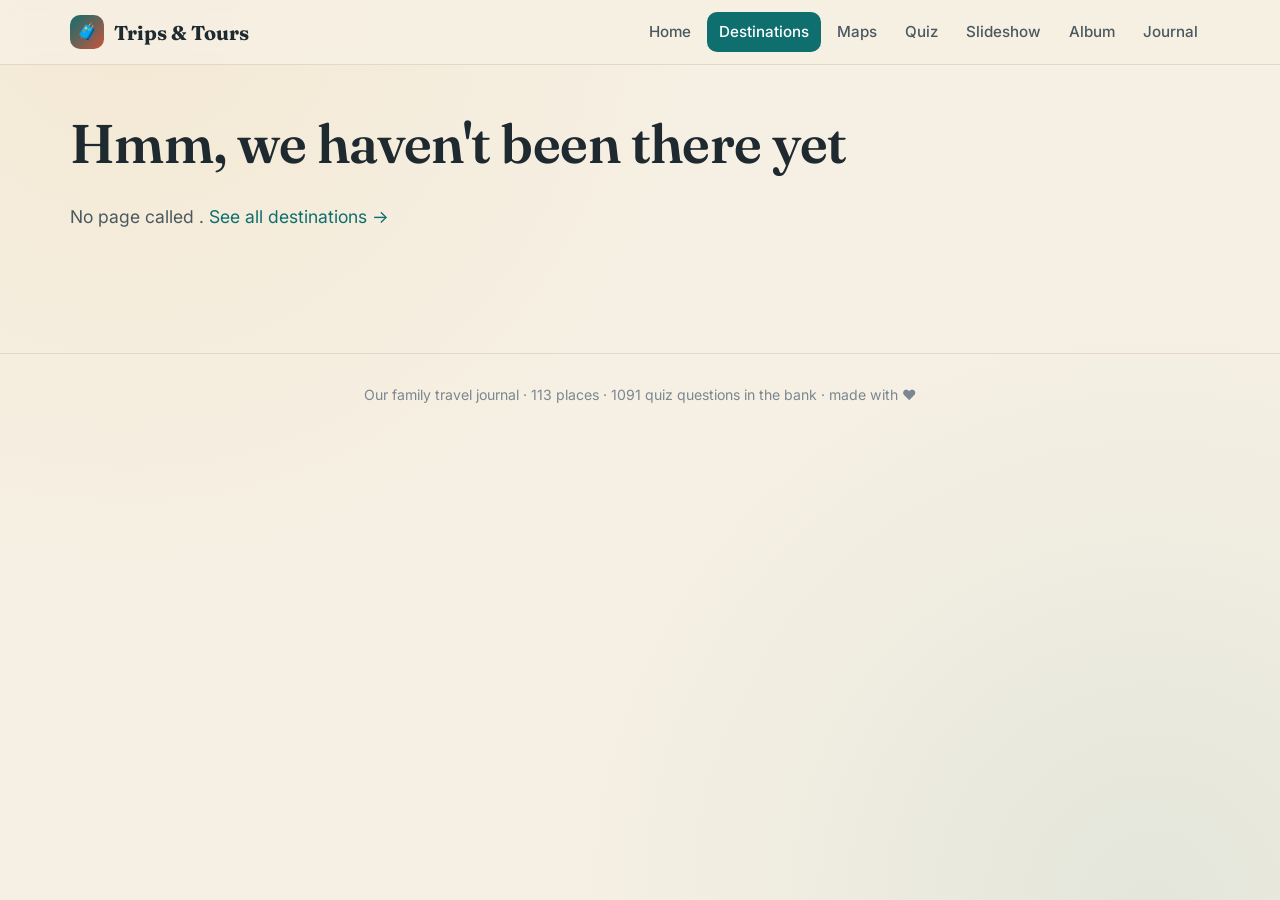
<file: place.html>
<!DOCTYPE html>
<html lang="en">
<head>
<meta charset="utf-8">
<meta name="viewport" content="width=device-width, initial-scale=1">
<title>Place · Trips &amp; Tours</title>
<link rel="preconnect" href="https://fonts.googleapis.com">
<link href="https://fonts.googleapis.com/css2?family=Fraunces:ital,wght@0,500;0,600;0,700;1,500&family=Inter:wght@400;500;600;700&display=swap" rel="stylesheet">
<link rel="stylesheet" href="css/style.css">
<link rel="icon" href="data:image/svg+xml,<svg xmlns='http://www.w3.org/2000/svg' viewBox='0 0 100 100'><text y='.9em' font-size='90'>🧳</text></svg>">
</head>
<body data-page="destinations">
<div id="site-header"></div>

<main class="wrap" id="main">
  <section class="place-hero" id="hero"></section>
  <section class="mindmap" id="mindmap">
    <svg class="links" id="links"></svg>
    <div class="mm-grid">
      <div class="mm-col" id="col-left"></div>
      <div class="mm-hub" id="hub"></div>
      <div class="mm-col" id="col-right"></div>
    </div>
  </section>
  <div class="section-title"><h2>📷 Our photos</h2><span class="muted small" id="photo-count"></span></div>
  <section id="gallery"></section>
</main>

<div class="lightbox" id="lightbox">
  <button class="close" aria-label="Close">✕</button>
  <button class="navbtn prev" aria-label="Previous">‹</button>
  <img alt="">
  <div class="cap"></div>
  <button class="navbtn next" aria-label="Next">›</button>
</div>

<div id="site-footer"></div>
<script src="js/loader.js"></script>
<script src="data/maps-svg.js"></script>
<script src="js/app.js"></script>
<script src="js/place.js"></script>
</body>
</html>
</file>
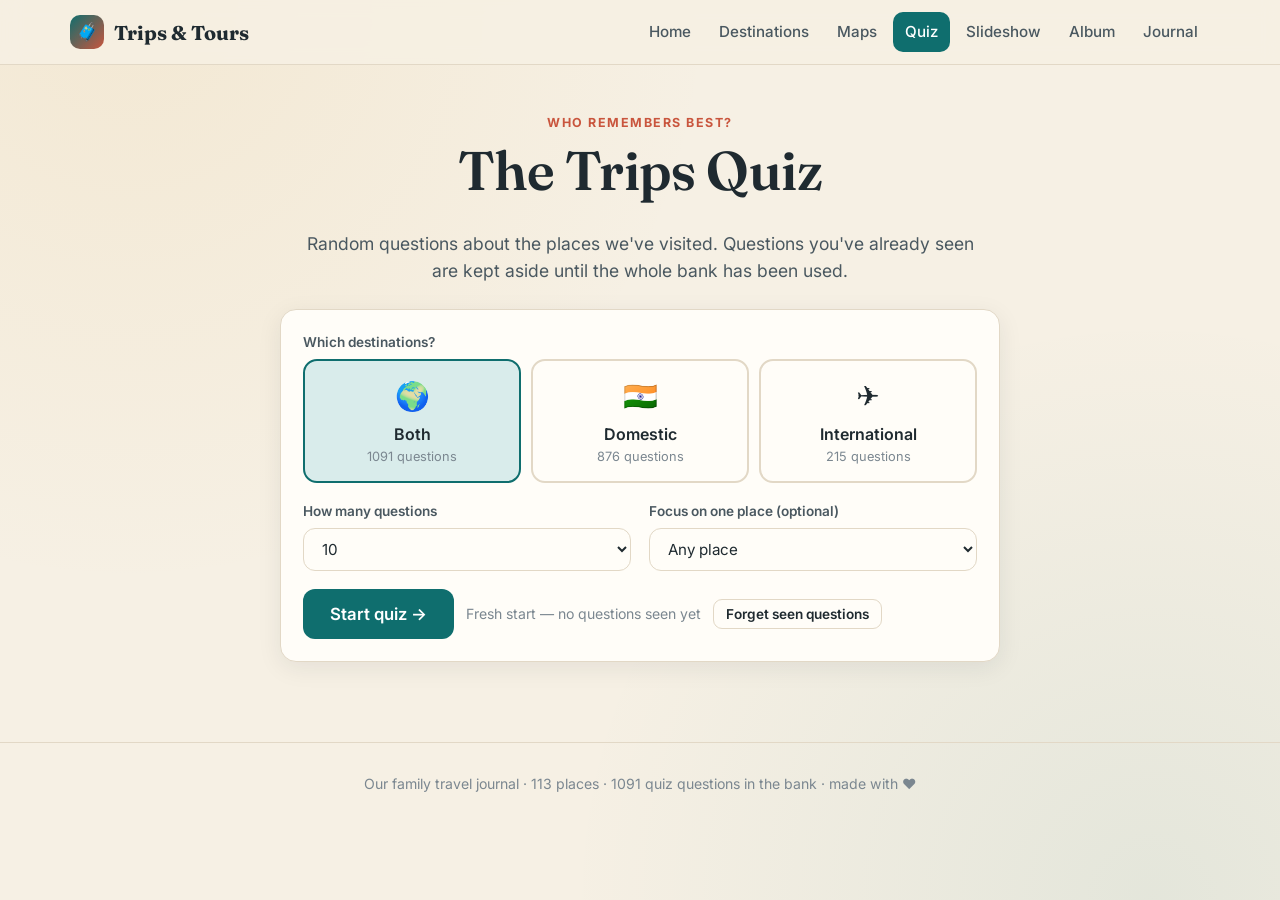
<file: quiz.html>
<!DOCTYPE html>
<html lang="en">
<head>
<meta charset="utf-8">
<meta name="viewport" content="width=device-width, initial-scale=1">
<title>Quiz · Trips &amp; Tours</title>
<link rel="preconnect" href="https://fonts.googleapis.com">
<link href="https://fonts.googleapis.com/css2?family=Fraunces:ital,wght@0,500;0,600;0,700;1,500&family=Inter:wght@400;500;600;700&display=swap" rel="stylesheet">
<link rel="stylesheet" href="css/style.css">
<link rel="icon" href="data:image/svg+xml,<svg xmlns='http://www.w3.org/2000/svg' viewBox='0 0 100 100'><text y='.9em' font-size='90'>🧳</text></svg>">
</head>
<body data-page="quiz">
<div id="site-header"></div>

<main class="wrap quiz-wrap">
  <div class="page-head" style="text-align:center">
    <div class="eyebrow">Who remembers best?</div>
    <h1>The Trips Quiz</h1>
    <p class="lead" style="margin:0 auto">Random questions about the places we've visited. Questions you've already seen are kept aside until the whole bank has been used.</p>
  </div>

  <section class="card pad quiz-setup" id="setup">
    <label class="field">Which destinations?</label>
    <div class="scope-opts" id="scope-opts">
      <div class="scope-opt active" data-scope="both"><div class="ic">🌍</div><div class="lbl">Both</div><div class="cnt"></div></div>
      <div class="scope-opt" data-scope="domestic"><div class="ic">🇮🇳</div><div class="lbl">Domestic</div><div class="cnt"></div></div>
      <div class="scope-opt" data-scope="international"><div class="ic">✈️</div><div class="lbl">International</div><div class="cnt"></div></div>
    </div>
    <div class="row" style="margin-top:18px">
      <div><label class="field">How many questions</label>
        <select id="num"><option>5</option><option selected>10</option><option>15</option><option>20</option><option>30</option></select></div>
      <div><label class="field">Focus on one place (optional)</label>
        <select id="place"><option value="">Any place</option></select></div>
    </div>
    <div style="display:flex;gap:12px;align-items:center;flex-wrap:wrap">
      <button class="btn lg" id="start">Start quiz →</button>
      <span class="muted small" id="seen-note"></span>
      <button class="btn sm secondary" id="reset-seen">Forget seen questions</button>
    </div>
  </section>

  <section class="card pad hidden" id="play">
    <div class="q-meta"><span id="q-num"></span><span id="q-score"></span></div>
    <div class="q-progress"><span id="q-bar"></span></div>
    <div class="q-place muted small" id="q-place"></div>
    <div class="q-text" id="q-text"></div>
    <div class="q-opts" id="q-opts"></div>
    <div class="q-why hidden" id="q-why"></div>
    <div class="q-actions">
      <button class="btn sm secondary" id="quit">Quit</button>
      <button class="btn hidden" id="next">Next →</button>
    </div>
  </section>

  <section class="card pad hidden" id="result" style="text-align:center">
    <h2 id="r-title"></h2>
    <div class="score-ring" id="r-ring"><span id="r-score"></span></div>
    <p class="muted" id="r-msg"></p>
    <div style="display:flex;gap:12px;justify-content:center;flex-wrap:wrap">
      <button class="btn" id="again">Play again</button>
      <a class="btn secondary" href="destinations.html">Browse destinations</a>
    </div>
    <div class="review-list" id="r-review"></div>
  </section>
</main>

<div id="site-footer"></div>
<script src="js/loader.js"></script>
<script src="js/app.js"></script>
<script src="js/quiz.js"></script>
</body>
</html>
</file>
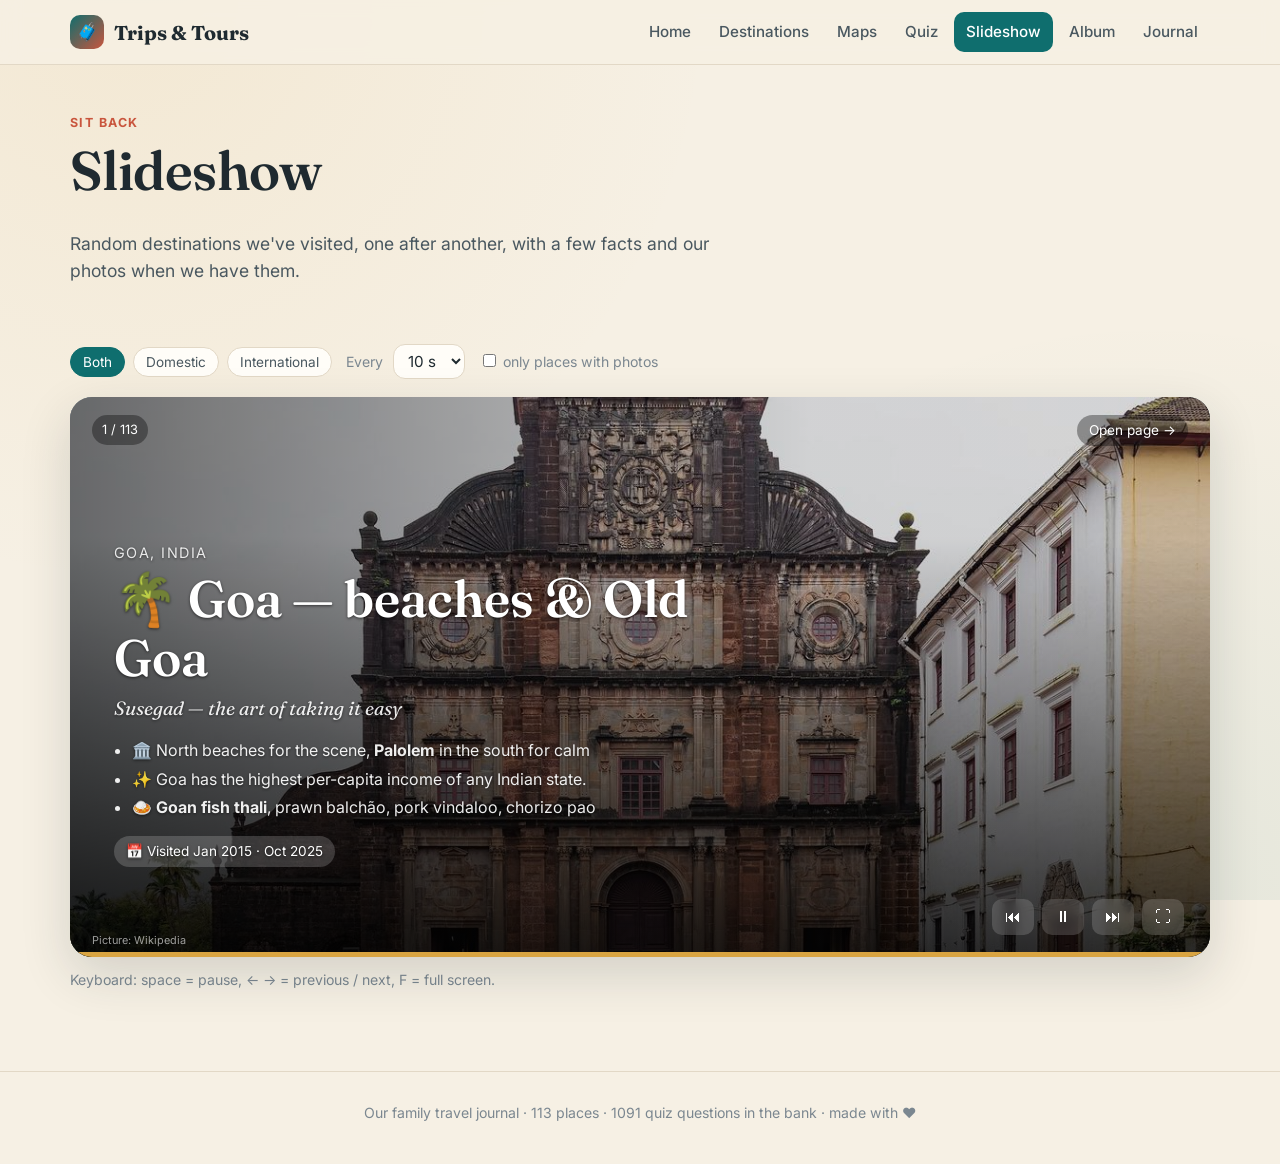
<file: slideshow.html>
<!DOCTYPE html>
<html lang="en">
<head>
<meta charset="utf-8">
<meta name="viewport" content="width=device-width, initial-scale=1">
<title>Slideshow · Trips &amp; Tours</title>
<link rel="preconnect" href="https://fonts.googleapis.com">
<link href="https://fonts.googleapis.com/css2?family=Fraunces:ital,wght@0,500;0,600;0,700;1,500&family=Inter:wght@400;500;600;700&display=swap" rel="stylesheet">
<link rel="stylesheet" href="css/style.css">
<link rel="icon" href="data:image/svg+xml,<svg xmlns='http://www.w3.org/2000/svg' viewBox='0 0 100 100'><text y='.9em' font-size='90'>🧳</text></svg>">
</head>
<body data-page="slideshow">
<div id="site-header"></div>

<main class="wrap">
  <div class="page-head">
    <div class="eyebrow">Sit back</div>
    <h1>Slideshow</h1>
    <p class="lead">Random destinations we've visited, one after another, with a few facts and our photos when we have them.</p>
  </div>

  <div class="slide-opts">
    <div class="chips" id="scope-chips">
      <button class="chip active" data-scope="both">Both</button>
      <button class="chip" data-scope="domestic">Domestic</button>
      <button class="chip terracotta" data-scope="international">International</button>
    </div>
    <label class="small muted">Every
      <select id="interval" style="width:auto;display:inline-block;padding:6px 10px;margin-left:6px">
        <option value="6">6 s</option><option value="10" selected>10 s</option><option value="15">15 s</option><option value="25">25 s</option>
      </select>
    </label>
    <label class="small muted"><input type="checkbox" id="only-photos"> only places with photos</label>
  </div>

  <div class="slideshow" id="show">
    <div class="bg" id="bg"></div>
    <div class="shade"></div>
    <div class="counter" id="counter"></div>
    <a class="open-link" id="open" href="#">Open page →</a>
    <div class="content" id="content"></div>
    <div class="bar"><span id="bar"></span></div>
    <div class="controls">
      <button id="prev" title="Previous">⏮</button>
      <button id="toggle" title="Play / pause">⏸</button>
      <button id="next" title="Next">⏭</button>
      <button id="fs" title="Full screen">⛶</button>
    </div>
  </div>
  <p class="muted small" style="margin-top:12px">Keyboard: space = pause, ← → = previous / next, F = full screen.</p>
</main>

<div id="site-footer"></div>
<script src="js/loader.js"></script>
<script src="js/app.js"></script>
<script src="js/slideshow.js"></script>
</body>
</html>
</file>
<file: css/style.css>
/* ============================================================
   Trips & Tours — family travel journal
   Warm "paper journal" look: cream paper, ink text, teal/terracotta accents
   ============================================================ */
:root {
  --paper: #f6f0e4;
  --paper-2: #efe6d5;
  --card: #fffdf8;
  --ink: #1f2a30;
  --ink-2: #4a5860;
  --muted: #7b8790;
  --line: #e2d8c6;
  --teal: #0f6e6e;
  --teal-2: #0b5555;
  --teal-soft: #d9eceb;
  --terracotta: #c9553d;
  --terracotta-soft: #f7ddd6;
  --gold: #d9a441;
  --gold-soft: #f8ead0;
  --sage: #6f8f6a;
  --sage-soft: #e1ebdd;
  --shadow: 0 6px 24px rgba(31, 42, 48, 0.08);
  --shadow-lg: 0 18px 50px rgba(31, 42, 48, 0.16);
  --radius: 16px;
  --font-display: "Fraunces", "Georgia", "Times New Roman", serif;
  --font-body: "Inter", system-ui, -apple-system, "Segoe UI", Roboto, sans-serif;
  --maxw: 1180px;
}

* { box-sizing: border-box; }
html { scroll-behavior: smooth; }
body {
  margin: 0;
  font-family: var(--font-body);
  color: var(--ink);
  background: var(--paper);
  background-image:
    radial-gradient(circle at 10% 0%, rgba(217, 164, 65, 0.10), transparent 40%),
    radial-gradient(circle at 90% 100%, rgba(15, 110, 110, 0.08), transparent 40%);
  background-attachment: fixed;
  line-height: 1.55;
  -webkit-font-smoothing: antialiased;
}
a { color: var(--teal); text-decoration: none; }
a:hover { color: var(--teal-2); }
img { max-width: 100%; display: block; }
h1, h2, h3, h4 { font-family: var(--font-display); font-weight: 600; line-height: 1.15; margin: 0 0 0.5em; }
h1 { font-size: clamp(2rem, 4.5vw, 3.4rem); letter-spacing: -0.01em; }
h2 { font-size: clamp(1.5rem, 2.8vw, 2.1rem); }
h3 { font-size: 1.2rem; }
p { margin: 0 0 1em; }
.muted { color: var(--muted); }
.small { font-size: 0.88rem; }
.wrap { max-width: var(--maxw); margin: 0 auto; padding: 0 20px; }
.hidden { display: none !important; }

/* ---------- Header / nav ---------- */
.site-header {
  position: sticky; top: 0; z-index: 50;
  background: rgba(246, 240, 228, 0.86);
  backdrop-filter: blur(10px);
  border-bottom: 1px solid var(--line);
}
.site-header .wrap { display: flex; align-items: center; justify-content: space-between; gap: 16px; height: 64px; }
.brand { display: flex; align-items: center; gap: 10px; font-family: var(--font-display); font-size: 1.25rem; font-weight: 700; color: var(--ink); }
.brand .logo { width: 34px; height: 34px; border-radius: 10px; background: linear-gradient(135deg, var(--teal), var(--terracotta)); display: grid; place-items: center; color: #fff; font-size: 18px; }
.nav { display: flex; gap: 4px; flex-wrap: wrap; }
.nav a { padding: 8px 12px; border-radius: 10px; color: var(--ink-2); font-weight: 500; font-size: 0.95rem; }
.nav a:hover { background: var(--paper-2); color: var(--ink); }
.nav a.active { background: var(--teal); color: #fff; }
.nav-toggle { display: none; background: none; border: 1px solid var(--line); border-radius: 10px; padding: 6px 10px; font-size: 1.2rem; cursor: pointer; }
@media (max-width: 760px) {
  .nav-toggle { display: block; }
  .nav { display: none; position: absolute; left: 0; right: 0; top: 64px; background: var(--paper); border-bottom: 1px solid var(--line); padding: 10px 20px 16px; flex-direction: column; }
  .nav.open { display: flex; }
}

/* ---------- Footer ---------- */
.site-footer { margin-top: 80px; padding: 30px 0 40px; border-top: 1px solid var(--line); color: var(--muted); font-size: 0.88rem; text-align: center; }

/* ---------- Buttons / chips / inputs ---------- */
.btn {
  display: inline-flex; align-items: center; gap: 8px;
  padding: 10px 18px; border-radius: 12px; border: 1px solid transparent;
  background: var(--teal); color: #fff; font-weight: 600; font-size: 0.95rem;
  cursor: pointer; transition: transform .12s ease, box-shadow .12s ease, background .12s ease;
  font-family: var(--font-body);
}
.btn:hover { background: var(--teal-2); color: #fff; transform: translateY(-1px); box-shadow: var(--shadow); }
.btn.secondary { background: var(--card); color: var(--ink); border-color: var(--line); }
.btn.secondary:hover { background: #fff; color: var(--ink); }
.btn.terracotta { background: var(--terracotta); }
.btn.terracotta:hover { background: #a94530; }
.btn.ghost { background: transparent; color: var(--teal); border-color: var(--teal); }
.btn.ghost:hover { background: var(--teal-soft); color: var(--teal); }
.btn.sm { padding: 6px 12px; font-size: 0.85rem; border-radius: 9px; }
.btn.lg { padding: 14px 26px; font-size: 1.05rem; }
.btn:disabled { opacity: .5; cursor: not-allowed; transform: none; box-shadow: none; }

.chips { display: flex; flex-wrap: wrap; gap: 8px; }
.chip {
  padding: 6px 12px; border-radius: 999px; border: 1px solid var(--line);
  background: var(--card); color: var(--ink-2); font-size: 0.85rem; cursor: pointer; font-family: var(--font-body);
}
.chip:hover { border-color: var(--teal); color: var(--teal); }
.chip.active { background: var(--teal); border-color: var(--teal); color: #fff; }
.chip.terracotta.active { background: var(--terracotta); border-color: var(--terracotta); }

input[type=text], input[type=search], input[type=date], input[type=password], select, textarea {
  font-family: var(--font-body); font-size: 0.95rem; color: var(--ink);
  padding: 10px 14px; border-radius: 12px; border: 1px solid var(--line); background: var(--card);
  outline: none; width: 100%;
}
input:focus, select:focus, textarea:focus { border-color: var(--teal); box-shadow: 0 0 0 3px var(--teal-soft); }
label.field { display: block; font-size: 0.85rem; color: var(--ink-2); font-weight: 600; margin-bottom: 6px; }

.tag { display: inline-block; padding: 3px 9px; border-radius: 999px; font-size: 0.75rem; font-weight: 600; letter-spacing: .02em; text-transform: uppercase; }
.tag.intl { background: var(--terracotta-soft); color: var(--terracotta); }
.tag.dom { background: var(--teal-soft); color: var(--teal); }
.tag.gold { background: var(--gold-soft); color: #9a6d17; }
.tag.sage { background: var(--sage-soft); color: #476844; }

/* ---------- Cards ---------- */
.card { background: var(--card); border: 1px solid var(--line); border-radius: var(--radius); box-shadow: var(--shadow); }
.card.pad { padding: 22px; }
.grid { display: grid; gap: 18px; }
.grid.cols-2 { grid-template-columns: repeat(auto-fill, minmax(320px, 1fr)); }
.grid.cols-3 { grid-template-columns: repeat(auto-fill, minmax(260px, 1fr)); }
.grid.cols-4 { grid-template-columns: repeat(auto-fill, minmax(210px, 1fr)); }

/* ---------- Page header block ---------- */
.page-head { padding: 48px 0 24px; }
.page-head .eyebrow { color: var(--terracotta); font-weight: 700; letter-spacing: .12em; text-transform: uppercase; font-size: 0.78rem; margin-bottom: 8px; }
.page-head p.lead { font-size: 1.1rem; color: var(--ink-2); max-width: 680px; }

/* ---------- Home hero ---------- */
.hero { padding: 70px 0 40px; display: grid; grid-template-columns: 1.2fr 1fr; gap: 40px; align-items: center; }
.hero .eyebrow { color: var(--terracotta); font-weight: 700; letter-spacing: .12em; text-transform: uppercase; font-size: 0.8rem; margin-bottom: 12px; }
.hero p.lead { font-size: 1.15rem; color: var(--ink-2); max-width: 560px; }
.hero .actions { display: flex; gap: 12px; flex-wrap: wrap; margin-top: 20px; }
.hero-art { position: relative; min-height: 340px; }
.hero-art .polaroid {
  position: absolute; background: #fff; padding: 12px 12px 34px; border-radius: 6px;
  box-shadow: var(--shadow-lg); width: 220px; transition: transform .3s ease; color: var(--ink);
}
.hero-art .polaroid:hover { transform: scale(1.04) rotate(0deg) !important; z-index: 3; }
.hero-art .polaroid .pic { height: 160px; border-radius: 3px; display: grid; place-items: center; font-size: 64px; background-size: cover; background-position: center; }
.hero-art .polaroid .pic.has-photo span { display: none; }
.hero-art .polaroid .cap { font-family: var(--font-display); font-size: 0.95rem; margin-top: 10px; text-align: center; color: var(--ink-2); }
@media (max-width: 860px) { .hero { grid-template-columns: 1fr; } .hero-art { min-height: 300px; } }

.stats { display: grid; grid-template-columns: repeat(auto-fit, minmax(150px, 1fr)); gap: 14px; margin: 30px 0 10px; }
.stat { background: var(--card); border: 1px solid var(--line); border-radius: 14px; padding: 18px 20px; display: block; color: var(--ink); transition: transform .15s ease, box-shadow .15s ease; }
a.stat:hover { transform: translateY(-3px); box-shadow: var(--shadow-lg); color: var(--ink); border-color: var(--teal); }
.stat .num { font-family: var(--font-display); font-size: 2.1rem; font-weight: 700; color: var(--teal); line-height: 1; }
.stat .lbl { color: var(--muted); font-size: 0.85rem; margin-top: 6px; }

.features { margin-top: 50px; }
.feature { padding: 24px; display: flex; flex-direction: column; gap: 10px; transition: transform .15s ease, box-shadow .15s ease; color: var(--ink); }
.feature:hover { transform: translateY(-3px); box-shadow: var(--shadow-lg); color: var(--ink); }
.feature .icon { width: 46px; height: 46px; border-radius: 12px; display: grid; place-items: center; font-size: 24px; background: var(--teal-soft); }
.feature h3 { margin: 4px 0 0; }
.feature p { color: var(--ink-2); margin: 0; font-size: 0.95rem; }
.feature .go { margin-top: auto; font-weight: 600; color: var(--teal); }

/* ---------- Destination cards ---------- */
.dest-card {
  display: flex; flex-direction: column; overflow: hidden; color: var(--ink);
  transition: transform .15s ease, box-shadow .15s ease;
}
.dest-card:hover { transform: translateY(-3px); box-shadow: var(--shadow-lg); color: var(--ink); }
.dest-card .cover { height: 150px; display: grid; place-items: center; font-size: 56px; background-size: cover; background-position: center; position: relative; }
.dest-card .cover.has-photo span { display: none; }
.dest-card .body { padding: 14px 16px 16px; display: flex; flex-direction: column; gap: 6px; }
.dest-card .name { font-family: var(--font-display); font-size: 1.2rem; font-weight: 600; }
.dest-card .sub { color: var(--muted); font-size: 0.88rem; }
.dest-card .meta { display: flex; justify-content: space-between; align-items: center; margin-top: 6px; font-size: 0.8rem; color: var(--muted); }

.section-title { display: flex; align-items: baseline; justify-content: space-between; gap: 12px; margin: 40px 0 16px; }
.section-title h2 { margin: 0; }

/* ---------- Place page: mind map ---------- */
.place-hero { padding: 40px 0 10px; display: flex; gap: 26px; align-items: center; flex-wrap: wrap; }
.place-hero .big-emoji { font-size: 74px; line-height: 1; filter: drop-shadow(0 6px 12px rgba(0,0,0,.12)); }
.place-hero .crumbs { font-size: 0.85rem; color: var(--muted); margin-bottom: 8px; }
.place-hero .crumbs a { color: var(--teal); }
.place-hero h1 { margin-bottom: 4px; }
.place-hero .tagline { font-size: 1.15rem; color: var(--ink-2); font-family: var(--font-display); font-style: italic; }
.place-hero .badges { display: flex; gap: 8px; flex-wrap: wrap; margin-top: 10px; }
.place-hero .actions { margin-left: auto; display: flex; gap: 10px; flex-wrap: wrap; }

.mindmap { position: relative; margin: 30px 0 10px; }
.mindmap svg.links { position: absolute; inset: 0; width: 100%; height: 100%; pointer-events: none; z-index: 0; }
.mindmap svg.links path { fill: none; stroke: var(--teal); stroke-width: 2.5; stroke-opacity: .35; stroke-linecap: round; stroke-dasharray: 6 6; }
.mm-grid { position: relative; z-index: 1; display: grid; grid-template-columns: 1fr 300px 1fr; gap: 26px 40px; align-items: start; }
.mm-col { display: flex; flex-direction: column; gap: 26px; }
.mm-hub {
  position: sticky; top: 90px; text-align: center; padding: 28px 22px; border-radius: 24px;
  background: linear-gradient(160deg, var(--teal), #0a4c4c); color: #fff; box-shadow: var(--shadow-lg);
}
.mm-hub.intl { background: linear-gradient(160deg, var(--terracotta), #7d3021); }
.mm-hub .emoji { font-size: 64px; line-height: 1; margin-bottom: 8px; }
.mm-hub h2 { color: #fff; margin: 0 0 4px; font-size: 1.7rem; }
.mm-hub .where { opacity: .85; font-size: 0.9rem; }
.mm-hub .visited { margin-top: 12px; display: inline-block; padding: 6px 12px; border-radius: 999px; background: rgba(255,255,255,.15); font-size: 0.85rem; }
.mm-hub .coords { margin-top: 12px; font-size: 0.75rem; opacity: .65; letter-spacing: .05em; }
.mm-node { padding: 20px 22px; border-left: 5px solid var(--teal); }
.mm-node.c-terracotta { border-left-color: var(--terracotta); }
.mm-node.c-gold { border-left-color: var(--gold); }
.mm-node.c-sage { border-left-color: var(--sage); }
.mm-node.c-ink { border-left-color: var(--ink-2); }
.mm-node h3 { display: flex; align-items: center; gap: 10px; margin-bottom: 12px; }
.mm-node h3 .ic { font-size: 1.3rem; }
.mm-node ul { margin: 0; padding-left: 18px; color: var(--ink-2); }
.mm-node li { margin-bottom: 6px; }
.mm-node li strong { color: var(--ink); }
.kv { display: grid; grid-template-columns: auto 1fr; gap: 6px 14px; font-size: 0.93rem; margin: 0; }
.kv dt { color: var(--muted); font-weight: 600; }
.kv dd { margin: 0; color: var(--ink); }
.mm-node .children { display: flex; flex-wrap: wrap; gap: 8px; }
.mm-node .children a { padding: 6px 12px; border-radius: 10px; background: var(--paper-2); color: var(--ink); font-size: 0.9rem; }
.mm-node .children a:hover { background: var(--teal-soft); color: var(--teal); }
@media (max-width: 980px) {
  .mm-grid { grid-template-columns: 1fr; }
  .mm-hub { position: relative; top: 0; order: -1; }
  .mindmap svg.links { display: none; }
}

.gallery { display: grid; grid-template-columns: repeat(auto-fill, minmax(180px, 1fr)); gap: 12px; }
.gallery figure { margin: 0; border-radius: 12px; overflow: hidden; background: var(--paper-2); cursor: zoom-in; aspect-ratio: 4/3; position: relative; }
.gallery img { width: 100%; height: 100%; object-fit: cover; transition: transform .3s ease; }
.gallery figure:hover img { transform: scale(1.05); }
.gallery figcaption { position: absolute; left: 0; right: 0; bottom: 0; padding: 8px 10px; font-size: 0.78rem; color: #fff; background: linear-gradient(transparent, rgba(0,0,0,.65)); }
.empty-photos { padding: 18px; border: 2px dashed var(--line); border-radius: 12px; color: var(--muted); font-size: 0.9rem; text-align: center; }
.empty-photos code { background: var(--paper-2); padding: 2px 6px; border-radius: 6px; }

.lightbox { position: fixed; inset: 0; background: rgba(15, 20, 24, .92); display: none; align-items: center; justify-content: center; z-index: 100; flex-direction: column; gap: 12px; }
.lightbox.open { display: flex; }
.lightbox img { max-width: 92vw; max-height: 82vh; border-radius: 8px; box-shadow: var(--shadow-lg); }
.lightbox .cap { color: #fff; opacity: .85; }
.lightbox .close { position: absolute; top: 18px; right: 22px; color: #fff; font-size: 28px; cursor: pointer; background: none; border: 0; }
.lightbox .navbtn { position: absolute; top: 50%; transform: translateY(-50%); color: #fff; font-size: 34px; background: rgba(255,255,255,.1); border: 0; border-radius: 50%; width: 52px; height: 52px; cursor: pointer; }
.lightbox .navbtn.prev { left: 18px; } .lightbox .navbtn.next { right: 18px; }

/* ---------- Notes / journal ---------- */
.timeline { position: relative; padding-left: 26px; }
.timeline::before { content: ""; position: absolute; left: 8px; top: 6px; bottom: 6px; width: 2px; background: var(--line); }
.note { position: relative; margin-bottom: 20px; padding: 18px 20px; }
.note::before { content: ""; position: absolute; left: -24px; top: 22px; width: 12px; height: 12px; border-radius: 50%; background: var(--terracotta); border: 3px solid var(--paper); }
.note .head { display: flex; justify-content: space-between; gap: 10px; align-items: baseline; flex-wrap: wrap; margin-bottom: 6px; }
.note .title { font-family: var(--font-display); font-size: 1.15rem; font-weight: 600; }
.note .when { color: var(--muted); font-size: 0.85rem; }
.note .body { color: var(--ink-2); white-space: pre-line; }
.note .place { font-size: 0.82rem; }
.note.local { border-left: 4px solid var(--gold); }
.note .del { float: right; background: none; border: 0; color: var(--muted); cursor: pointer; font-size: 0.8rem; }
.note .byline { color: var(--terracotta); font-weight: 600; }
.note .admin-tools { float: right; display: flex; gap: 10px; }
.note .admin-tools button { background: none; border: 0; color: var(--muted); cursor: pointer; font-size: 0.8rem; padding: 0; }
.note .admin-tools .edit:hover { color: var(--teal); }
.note .admin-tools .del:hover { color: var(--terracotta); }
.note .edit-form .row2 { display: grid; grid-template-columns: 1fr 1fr; gap: 12px; margin-bottom: 10px; }
.note .edit-form textarea { margin-bottom: 12px; }
.note .edit-form .actions { display: flex; gap: 8px; }
@media (max-width: 600px) { .note .edit-form .row2 { grid-template-columns: 1fr; } }
.journal-top { display: grid; grid-template-columns: 1fr 340px; gap: 30px; align-items: start; margin-bottom: 26px; }
.unlock .lock-title { font-family: var(--font-display); font-size: 1.15rem; font-weight: 600; margin-bottom: 4px; }
.unlock .unlock-row { display: flex; gap: 8px; }
.unlock .unlock-row input { flex: 1; }
@media (max-width: 900px) { .journal-top, .journal-main { grid-template-columns: 1fr !important; } }
.hp { position: absolute; left: -9999px; top: -9999px; height: 0; overflow: hidden; }   /* honeypot: invisible to people, tempting to bots */
.note .del:hover { color: var(--terracotta); }

/* ---------- Journal: trip log ---------- */
.year-block { display: grid; grid-template-columns: 64px 1fr; gap: 10px; margin-bottom: 8px; }
.year-block .year { font-family: var(--font-display); font-size: 1.3rem; font-weight: 700; color: var(--terracotta); padding-top: 4px; }
.year-block ul { margin: 0 0 8px; padding: 0; list-style: none; }
.year-block li { padding: 8px 0; border-bottom: 1px dashed var(--line); font-size: 0.93rem; }
.year-block li .when { color: var(--muted); font-size: 0.8rem; margin-right: 6px; }
.year-block li .places { margin-top: 4px; display: flex; flex-wrap: wrap; gap: 4px; }
.year-block li .places a { font-size: 0.8rem; padding: 2px 8px; border-radius: 999px; background: var(--paper-2); color: var(--ink); }
.year-block li .places a:hover { background: var(--teal-soft); color: var(--teal); }

/* ---------- Quiz ---------- */
.quiz-wrap { max-width: 760px; margin: 0 auto; }
.quiz-setup .row { display: grid; grid-template-columns: repeat(auto-fit, minmax(200px, 1fr)); gap: 18px; margin-bottom: 18px; }
.scope-opts { display: grid; grid-template-columns: repeat(3, 1fr); gap: 10px; }
.scope-opt { border: 2px solid var(--line); border-radius: 14px; padding: 14px; text-align: center; cursor: pointer; background: var(--card); }
.scope-opt .ic { font-size: 28px; }
.scope-opt .lbl { font-weight: 600; margin-top: 4px; }
.scope-opt .cnt { font-size: 0.8rem; color: var(--muted); }
.scope-opt.active { border-color: var(--teal); background: var(--teal-soft); }
.q-progress { height: 8px; background: var(--paper-2); border-radius: 999px; overflow: hidden; margin-bottom: 18px; }
.q-progress span { display: block; height: 100%; background: linear-gradient(90deg, var(--teal), var(--gold)); transition: width .3s ease; }
.q-meta { display: flex; justify-content: space-between; color: var(--muted); font-size: 0.85rem; margin-bottom: 10px; }
.q-text { font-family: var(--font-display); font-size: 1.45rem; font-weight: 600; margin-bottom: 20px; }
.q-opts { display: grid; gap: 10px; }
.q-opt {
  text-align: left; padding: 14px 16px; border-radius: 12px; border: 2px solid var(--line); background: var(--card);
  font-size: 1rem; cursor: pointer; font-family: var(--font-body); color: var(--ink); display: flex; gap: 12px; align-items: center;
}
.q-opt .letter { width: 28px; height: 28px; border-radius: 8px; display: grid; place-items: center; background: var(--paper-2); font-weight: 700; font-size: 0.85rem; flex-shrink: 0; }
.q-opt:hover:not(:disabled) { border-color: var(--teal); }
.q-opt.correct { border-color: var(--sage); background: var(--sage-soft); }
.q-opt.wrong { border-color: var(--terracotta); background: var(--terracotta-soft); }
.q-opt:disabled { cursor: default; }
.q-why { margin-top: 16px; padding: 14px 16px; border-radius: 12px; background: var(--gold-soft); color: #5b4212; font-size: 0.95rem; }
.q-actions { display: flex; justify-content: space-between; align-items: center; margin-top: 18px; gap: 10px; }
.score-ring { width: 150px; height: 150px; border-radius: 50%; margin: 0 auto 16px; display: grid; place-items: center; font-family: var(--font-display); font-size: 2.2rem; font-weight: 700; color: var(--teal); background: conic-gradient(var(--teal) var(--pct), var(--paper-2) 0); position: relative; }
.score-ring::after { content: ""; position: absolute; inset: 12px; background: var(--card); border-radius: 50%; }
.score-ring span { position: relative; z-index: 1; }
.review-list { text-align: left; margin-top: 20px; display: grid; gap: 10px; }
.review-item { padding: 12px 14px; border-radius: 10px; border: 1px solid var(--line); font-size: 0.92rem; }
.review-item.ok { border-left: 4px solid var(--sage); } .review-item.bad { border-left: 4px solid var(--terracotta); }

/* ---------- Slideshow ---------- */
.slideshow {
  position: relative; border-radius: 22px; overflow: hidden; min-height: 560px; color: #fff;
  box-shadow: var(--shadow-lg); background: #123; display: grid; align-items: end;
}
.slideshow .bg { position: absolute; inset: 0; background-size: cover; background-position: center; transform: scale(1); }
.slideshow .bg.kb { animation: kenburns 18s ease-in-out infinite alternate; }
.slideshow .bg .emoji { position: absolute; right: 8%; top: 12%; font-size: 180px; opacity: .35; }
.slideshow .shade { position: absolute; inset: 0; background: linear-gradient(90deg, rgba(0,0,0,.55), rgba(0,0,0,.1) 65%), linear-gradient(180deg, rgba(0,0,0,.05) 25%, rgba(0,0,0,.8) 100%); }
.slideshow .content { text-shadow: 0 1px 3px rgba(0,0,0,.6); }
.slideshow .content { position: relative; padding: 40px 44px 90px; max-width: 760px; animation: fadeUp .6s ease; }
.slideshow .content .where { font-size: 0.9rem; letter-spacing: .1em; text-transform: uppercase; opacity: .85; }
.slideshow .content h2 { font-size: clamp(2rem, 4vw, 3.2rem); color: #fff; margin: 6px 0; }
.slideshow .content .tagline { font-family: var(--font-display); font-style: italic; font-size: 1.2rem; opacity: .9; margin-bottom: 14px; }
.slideshow .content ul { margin: 0; padding-left: 18px; opacity: .92; }
.slideshow .content li { margin-bottom: 4px; }
.slideshow .content .visited { display: inline-block; margin-top: 12px; padding: 5px 12px; border-radius: 999px; background: rgba(255,255,255,.18); font-size: 0.85rem; }
.slideshow .bar { position: absolute; left: 0; right: 0; bottom: 0; height: 5px; background: rgba(255,255,255,.2); }
.slideshow .bar span { display: block; height: 100%; background: var(--gold); width: 0; }
.slideshow .controls { position: absolute; bottom: 22px; right: 26px; display: flex; gap: 8px; }
.slideshow .controls button { background: rgba(255,255,255,.16); color: #fff; border: 0; border-radius: 10px; padding: 9px 13px; cursor: pointer; font-size: 1rem; backdrop-filter: blur(6px); }
.slideshow .controls button:hover { background: rgba(255,255,255,.3); }
.slideshow .counter { position: absolute; top: 18px; left: 22px; font-size: 0.8rem; background: rgba(0,0,0,.35); padding: 5px 10px; border-radius: 999px; }
.slideshow .open-link { position: absolute; top: 18px; right: 22px; color: #fff; font-size: 0.85rem; background: rgba(0,0,0,.35); padding: 5px 12px; border-radius: 999px; }
.slideshow .open-link:hover { background: rgba(0,0,0,.6); color: #fff; }
.slide-opts { display: flex; gap: 14px; flex-wrap: wrap; align-items: center; margin: 18px 0; }
.slideshow:fullscreen { border-radius: 0; min-height: 100vh; }
@keyframes kenburns { from { transform: scale(1); } to { transform: scale(1.12); } }
@keyframes fadeUp { from { opacity: 0; transform: translateY(14px); } to { opacity: 1; transform: none; } }

/* ---------- Maps ---------- */
.map-box { height: 520px; border-radius: 18px; overflow: hidden; border: 1px solid var(--line); box-shadow: var(--shadow); background: var(--paper-2); }
.map-legend { display: flex; gap: 14px; flex-wrap: wrap; margin: 10px 0 0; font-size: 0.85rem; color: var(--ink-2); }
.map-legend span::before { content: ""; display: inline-block; width: 12px; height: 12px; border-radius: 50%; margin-right: 6px; vertical-align: -1px; background: var(--dot); }
.map-list { display: flex; flex-wrap: wrap; gap: 8px; margin-top: 14px; }
.map-list a { padding: 5px 11px; border-radius: 999px; background: var(--card); border: 1px solid var(--line); font-size: 0.85rem; color: var(--ink); }
.map-list a:hover { border-color: var(--teal); color: var(--teal); }
.leaflet-popup-content-wrapper { border-radius: 12px; font-family: var(--font-body); }
.leaflet-popup-content b { font-family: var(--font-display); font-size: 1.05rem; }
.map-fallback { padding: 30px; text-align: center; color: var(--muted); }
.pin { display: grid; place-items: center; font-size: 20px; filter: drop-shadow(0 2px 3px rgba(0,0,0,.35)); }

/* ---------- Misc ---------- */
.toolbar { display: flex; gap: 12px; flex-wrap: wrap; align-items: center; margin-bottom: 20px; }
.toolbar input[type=search] { max-width: 320px; }
.count-note { color: var(--muted); font-size: 0.88rem; margin-left: auto; }
.toast { position: fixed; bottom: 24px; left: 50%; transform: translateX(-50%); background: var(--ink); color: #fff; padding: 10px 18px; border-radius: 12px; font-size: 0.9rem; opacity: 0; transition: opacity .25s; pointer-events: none; z-index: 200; }
.toast.show { opacity: 1; }
.trip-card { padding: 20px; display: flex; gap: 16px; align-items: flex-start; }
.trip-card .em { font-size: 36px; line-height: 1; }
.trip-card h3 { margin-bottom: 2px; }
.trip-card .when { color: var(--terracotta); font-weight: 600; font-size: 0.85rem; }
.trip-card .places { margin-top: 8px; display: flex; gap: 6px; flex-wrap: wrap; }
.trip-card .places a { font-size: 0.82rem; padding: 3px 9px; border-radius: 999px; background: var(--paper-2); color: var(--ink); }
.trip-card .places a:hover { background: var(--teal-soft); color: var(--teal); }
.state-group { margin-bottom: 34px; }
.state-group h3 { display: flex; align-items: center; gap: 10px; margin-bottom: 12px; }
.state-group h3 .cnt { font-size: 0.8rem; color: var(--muted); font-family: var(--font-body); font-weight: 500; }

/* ---------- Place page: hero picture ---------- */
.place-hero { display: grid; grid-template-columns: 1fr 440px; gap: 30px; align-items: center; }
.place-hero .hero-text { display: flex; gap: 22px; align-items: flex-start; }
.place-hero .actions { margin-left: 0; margin-top: 16px; }
.hero-photo { margin: 0; position: relative; border-radius: 18px; overflow: hidden; box-shadow: var(--shadow-lg); aspect-ratio: 4/3; background: var(--paper-2); transform: rotate(1.5deg); }
.hero-photo img { width: 100%; height: 100%; object-fit: cover; }
.hero-photo figcaption { position: absolute; left: 0; right: 0; bottom: 0; padding: 22px 14px 10px; font-size: 0.72rem; color: #fff; background: linear-gradient(transparent, rgba(0,0,0,.6)); }
.hero-photo figcaption a { color: #fff; opacity: .85; text-decoration: underline; }
.hero-photo.own::after { content: "our photo"; position: absolute; top: 12px; left: 12px; background: var(--gold); color: #3d2a00; font-size: 0.7rem; font-weight: 700; padding: 3px 9px; border-radius: 999px; }
@media (max-width: 900px) { .place-hero { grid-template-columns: 1fr; } .hero-photo { transform: none; max-width: 520px; } }

/* ---------- Place page: hub flag + capital ---------- */
.mm-hub .flag { width: 96px; height: auto; border-radius: 8px; box-shadow: 0 4px 14px rgba(0,0,0,.35); margin: 0 auto 10px; display: block; border: 2px solid rgba(255,255,255,.6); }
.mm-hub .icon-img { width: 110px; height: 110px; object-fit: cover; border-radius: 50%; margin: 0 auto 10px; display: block; border: 3px solid rgba(255,255,255,.7); box-shadow: 0 4px 14px rgba(0,0,0,.35); }
.place-hero .big-emoji .icon-img { width: 84px; height: 84px; object-fit: cover; border-radius: 50%; box-shadow: var(--shadow-lg); }
.mm-hub .capital { margin-top: 10px; font-size: 0.85rem; background: rgba(255,255,255,.14); border-radius: 10px; padding: 6px 10px; display: inline-block; }
.mm-hub .capital b { color: #fff; }

/* ---------- Place page: cartoon locator map ---------- */
.locator { border-radius: 14px; overflow: hidden; background: linear-gradient(180deg, #d6ecf3, #bfe0ec); border: 3px solid #fff; box-shadow: inset 0 0 40px rgba(15,110,110,.12); }
.locator svg { display: block; width: 100%; height: auto; }
.locator .land { fill: #f1e4c4; stroke: #b99f6b; stroke-width: 1; stroke-linejoin: round; }
.locator .here { fill: #f2b6a6; stroke: #c9553d; stroke-width: 1.6; }
.locator .here-state { fill: #bfe3df; stroke: #0f6e6e; stroke-width: 1.6; }
.locator .outline { fill: none; stroke: #8a7550; stroke-width: 1.2; stroke-dasharray: 4 3; }
.locator .route { fill: none; stroke: #c9553d; stroke-width: 2; stroke-dasharray: 5 5; opacity: .8; }
.locator .pulse { fill: #c9553d; opacity: .35; transform-box: fill-box; transform-origin: center; animation: pulse 2s ease-out infinite; }
.locator .dot { fill: #c9553d; stroke: #fff; stroke-width: 2; }
.locator .home { fill: #0f6e6e; stroke: #fff; stroke-width: 1.5; }
.locator .lbl { font-family: var(--font-display); font-size: 22px; font-weight: 700; fill: #1f2a30; paint-order: stroke; stroke: #fff; stroke-width: 5px; stroke-linejoin: round; }
.locator .lbl.small { font-size: 15px; font-family: var(--font-body); font-weight: 600; fill: #4a5860; }
.locator .compass { font-size: 26px; }
.locator-cap { display: flex; justify-content: space-between; margin-top: 8px; font-size: 0.8rem; color: var(--muted); }
@keyframes pulse { 0% { transform: scale(.4); opacity: .6; } 100% { transform: scale(2.6); opacity: 0; } }

/* ---------- Place page: fun facts pager ---------- */
.facts-nav { display: flex; align-items: center; justify-content: space-between; margin-top: 12px; padding-top: 10px; border-top: 1px dashed var(--line); }
.facts-nav .cnt { font-size: 0.8rem; color: var(--muted); }
.facts-nav button { background: var(--gold-soft); border: 0; color: #7a5510; width: 34px; height: 34px; border-radius: 50%; cursor: pointer; font-size: 1.1rem; font-weight: 700; }
.facts-nav button:hover { background: var(--gold); color: #fff; }
.facts-page { animation: fadeUp .35s ease; }

/* ---------- Home: collections ---------- */
.collections { display: grid; grid-template-columns: repeat(auto-fill, minmax(230px, 1fr)); gap: 16px; }
.coll { position: relative; display: block; border-radius: 18px; overflow: hidden; min-height: 190px; color: #fff; box-shadow: var(--shadow); background-size: cover; background-position: center; transition: transform .15s ease, box-shadow .15s ease; }
.coll:hover { transform: translateY(-3px); box-shadow: var(--shadow-lg); color: #fff; }
.coll .shade { position: absolute; inset: 0; background: linear-gradient(180deg, rgba(0,0,0,.05), rgba(0,0,0,.72)); }
.coll .em { position: absolute; top: 12px; left: 14px; font-size: 28px; filter: drop-shadow(0 2px 4px rgba(0,0,0,.4)); }
.coll .cnt { position: absolute; top: 14px; right: 14px; font-size: 0.75rem; background: rgba(0,0,0,.45); padding: 3px 9px; border-radius: 999px; }
.coll .txt { position: absolute; left: 14px; right: 14px; bottom: 12px; }
.coll .txt h3 { color: #fff; margin: 0 0 3px; font-size: 1.15rem; }
.coll .txt p { margin: 0; font-size: 0.8rem; opacity: .85; }
.coll-head { display: flex; align-items: center; gap: 14px; margin-bottom: 18px; padding: 16px 20px; border-radius: 16px; background: var(--card); border: 1px solid var(--line); }
.coll-head .em { font-size: 34px; }
.coll-head h2 { margin: 0; }
.coll-head p { margin: 0; color: var(--muted); font-size: 0.9rem; }

/* ---------- Slideshow: our-photo polaroid over the realistic background ---------- */
.slideshow .polaroid { position: absolute; right: 44px; top: 60px; width: 220px; background: #fff; padding: 10px 10px 30px; border-radius: 4px; transform: rotate(4deg); box-shadow: var(--shadow-lg); animation: fadeUp .6s ease; }
.slideshow .polaroid img { width: 100%; aspect-ratio: 4/3; object-fit: cover; }
.slideshow .polaroid span { position: absolute; left: 0; right: 0; bottom: 8px; text-align: center; font-family: var(--font-display); font-size: 0.85rem; color: #4a5860; }
.slideshow .credit { position: absolute; bottom: 8px; left: 22px; font-size: 0.68rem; opacity: .6; }
@media (max-width: 760px) { .slideshow .polaroid { display: none; } }
</file>
